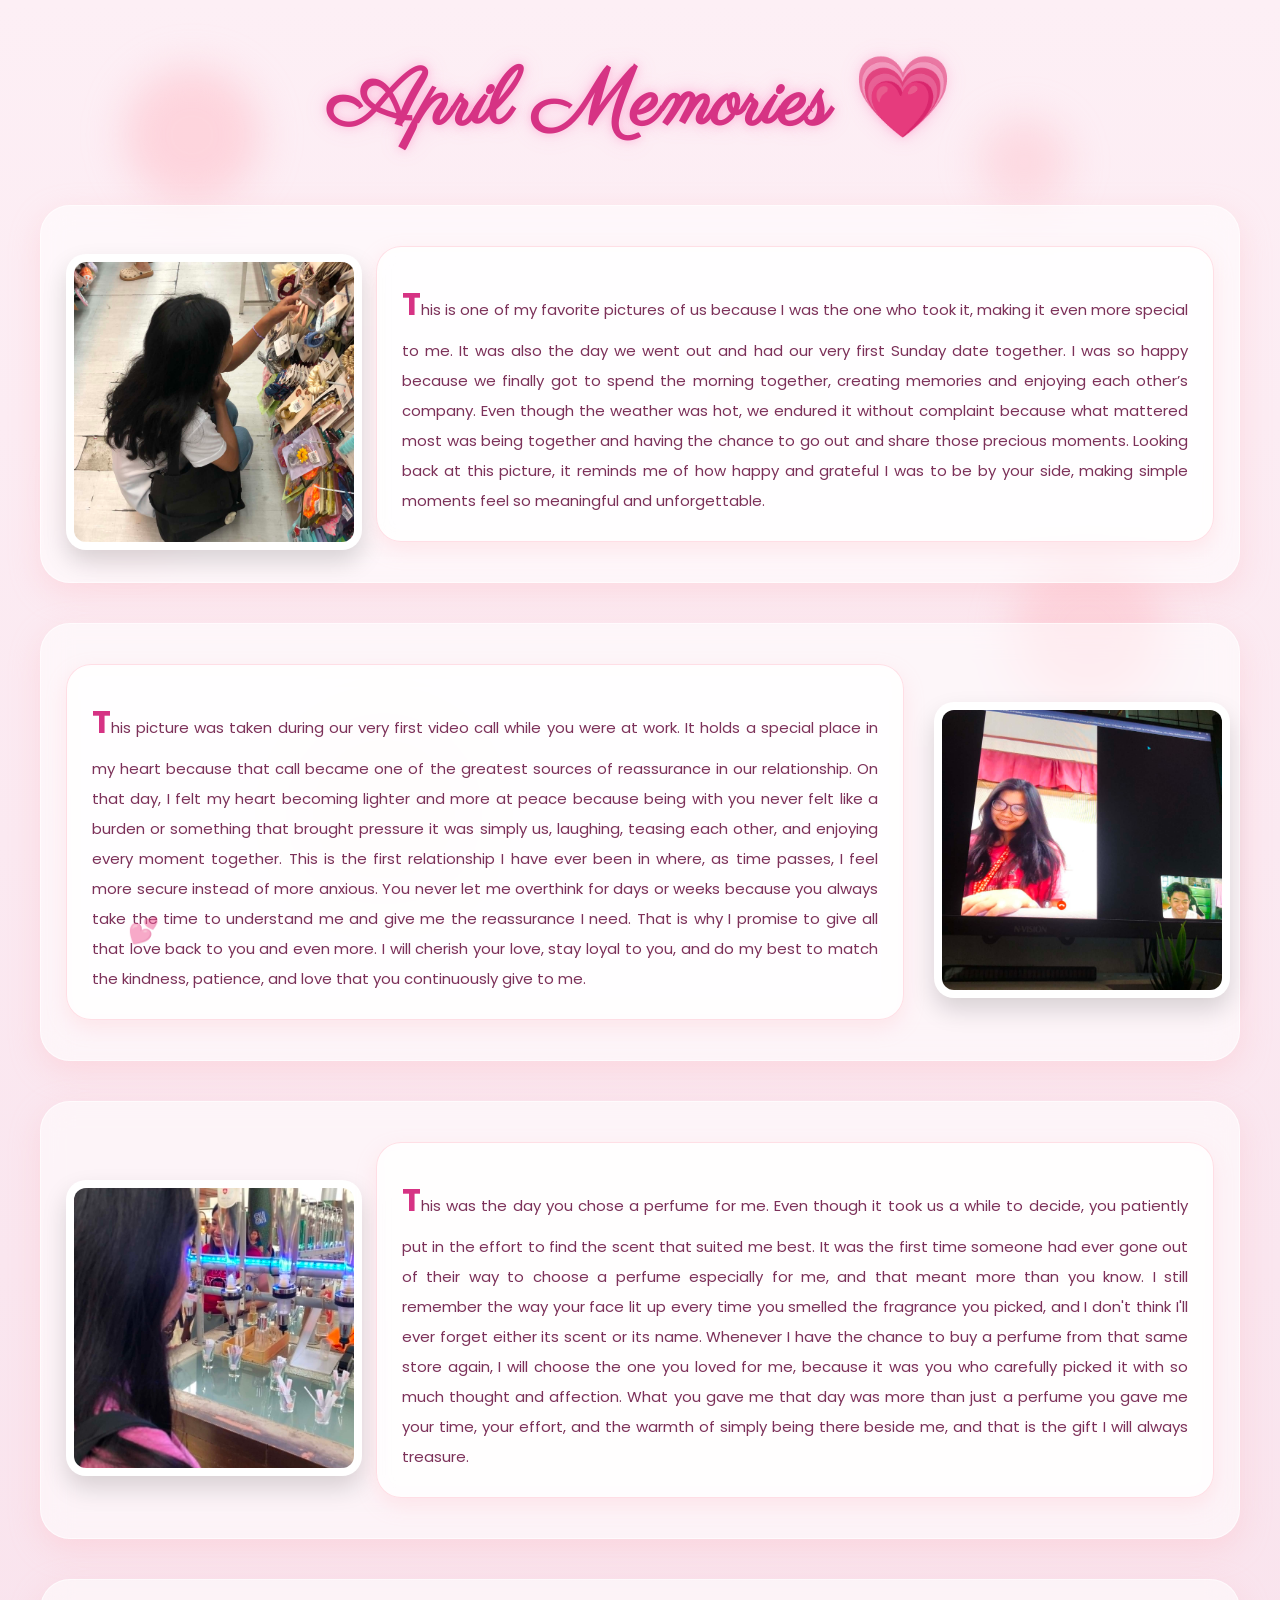
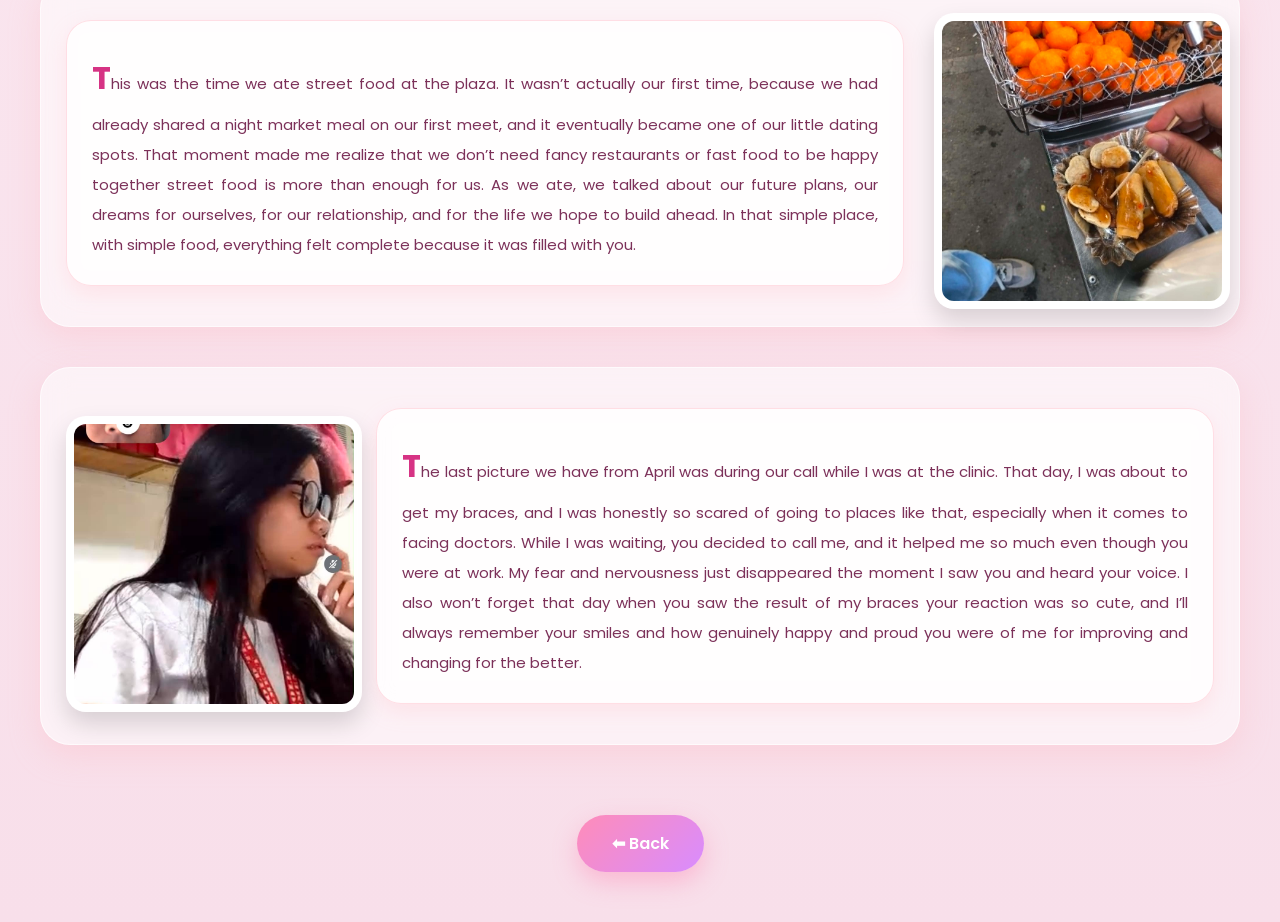
<file: april.html>
<!DOCTYPE html>
<html lang="en">
<head>
  <meta charset="UTF-8">
  <title>April 💜</title>
  <link rel="stylesheet" href="indexs.css">
</head>
<body>

  <header>
    <h1>April Memories 💗</h1>
  </header>

  <section class="index-timeline">

    <div class="memory">
      <div class="media">
        <img src="april/1.jpg" alt="Memory 1">
      </div>
      <p>This is one of my favorite pictures of us because I was the one who took it, making it even more special to me. It was also the day we went out and had our very first Sunday date together. I was so happy because we finally got to spend the morning together, creating memories and enjoying each other’s company. Even though the weather was hot, we endured it without complaint because what mattered most was being together and having the chance to go out and share those precious moments. Looking back at this picture, it reminds me of how happy and grateful I was to be by your side, making simple moments feel so meaningful and unforgettable.</p>
    </div>

   <div class="memory">
      <div class="media">
        <img src="april/2.jpg" alt="Memory 2">
      </div>
      <p>This picture was taken during our very first video call while you were at work. It holds a special place in my heart because that call became one of the greatest sources of reassurance in our relationship. On that day, I felt my heart becoming lighter and more at peace because being with you never felt like a burden or something that brought pressure  it was simply us, laughing, teasing each other, and enjoying every moment together. This is the first relationship I have ever been in where, as time passes, I feel more secure instead of more anxious. You never let me overthink for days or weeks because you always take the time to understand me and give me the reassurance I need. That is why I promise to give all that love back to you and even more. I will cherish your love, stay loyal to you, and do my best to match the kindness, patience, and love that you continuously give to me.</p>
   </div>
   
    <div class="memory">
      <div class="media">
        <img src="april/3.jpg" alt="Memory 3">
      </div>
      <p>This was the day you chose a perfume for me. Even though it took us a while to decide, you patiently put in the effort to find the scent that suited me best. It was the first time someone had ever gone out of their way to choose a perfume especially for me, and that meant more than you know. I still remember the way your face lit up every time you smelled the fragrance you picked, and I don't think I'll ever forget either its scent or its name. Whenever I have the chance to buy a perfume from that same store again, I will choose the one you loved for me, because it was you who carefully picked it with so much thought and affection. What you gave me that day was more than just a perfume you gave me your time, your effort, and the warmth of simply being there beside me, and that is the gift I will always treasure.</p>
    </div>

    <div class="memory">
      <div class="media">
        <img src="april/4.jpg" alt="Memory 4">
      </div>
      <p>This was the time we ate street food at the plaza. It wasn’t actually our first time, because we had already shared a night market meal on our first meet, and it eventually became one of our little dating spots. That moment made me realize that we don’t need fancy restaurants or fast food to be happy together street food is more than enough for us. As we ate, we talked about our future plans, our dreams for ourselves, for our relationship, and for the life we hope to build ahead. In that simple place, with simple food, everything felt complete because it was filled with you.</p>
    </div>

    <div class="memory">
      <div class="media">
        <img src="april/5.jpg" alt="Memory 5">
      </div>
      <p>The last picture we have from April was during our call while I was at the clinic. That day, I was about to get my braces, and I was honestly so scared of going to places like that, especially when it comes to facing doctors. While I was waiting, you decided to call me, and it helped me so much even though you were at work. My fear and nervousness just disappeared the moment I saw you and heard your voice. I also won’t forget that day when you saw the result of my braces your reaction was so cute, and I’ll always remember your smiles and how genuinely happy and proud you were of me for improving and changing for the better.</p>
    </div>
  </section>

  <a href="index.html" class="back-btn">⬅ Back</a>

</body>
</html>
</file>
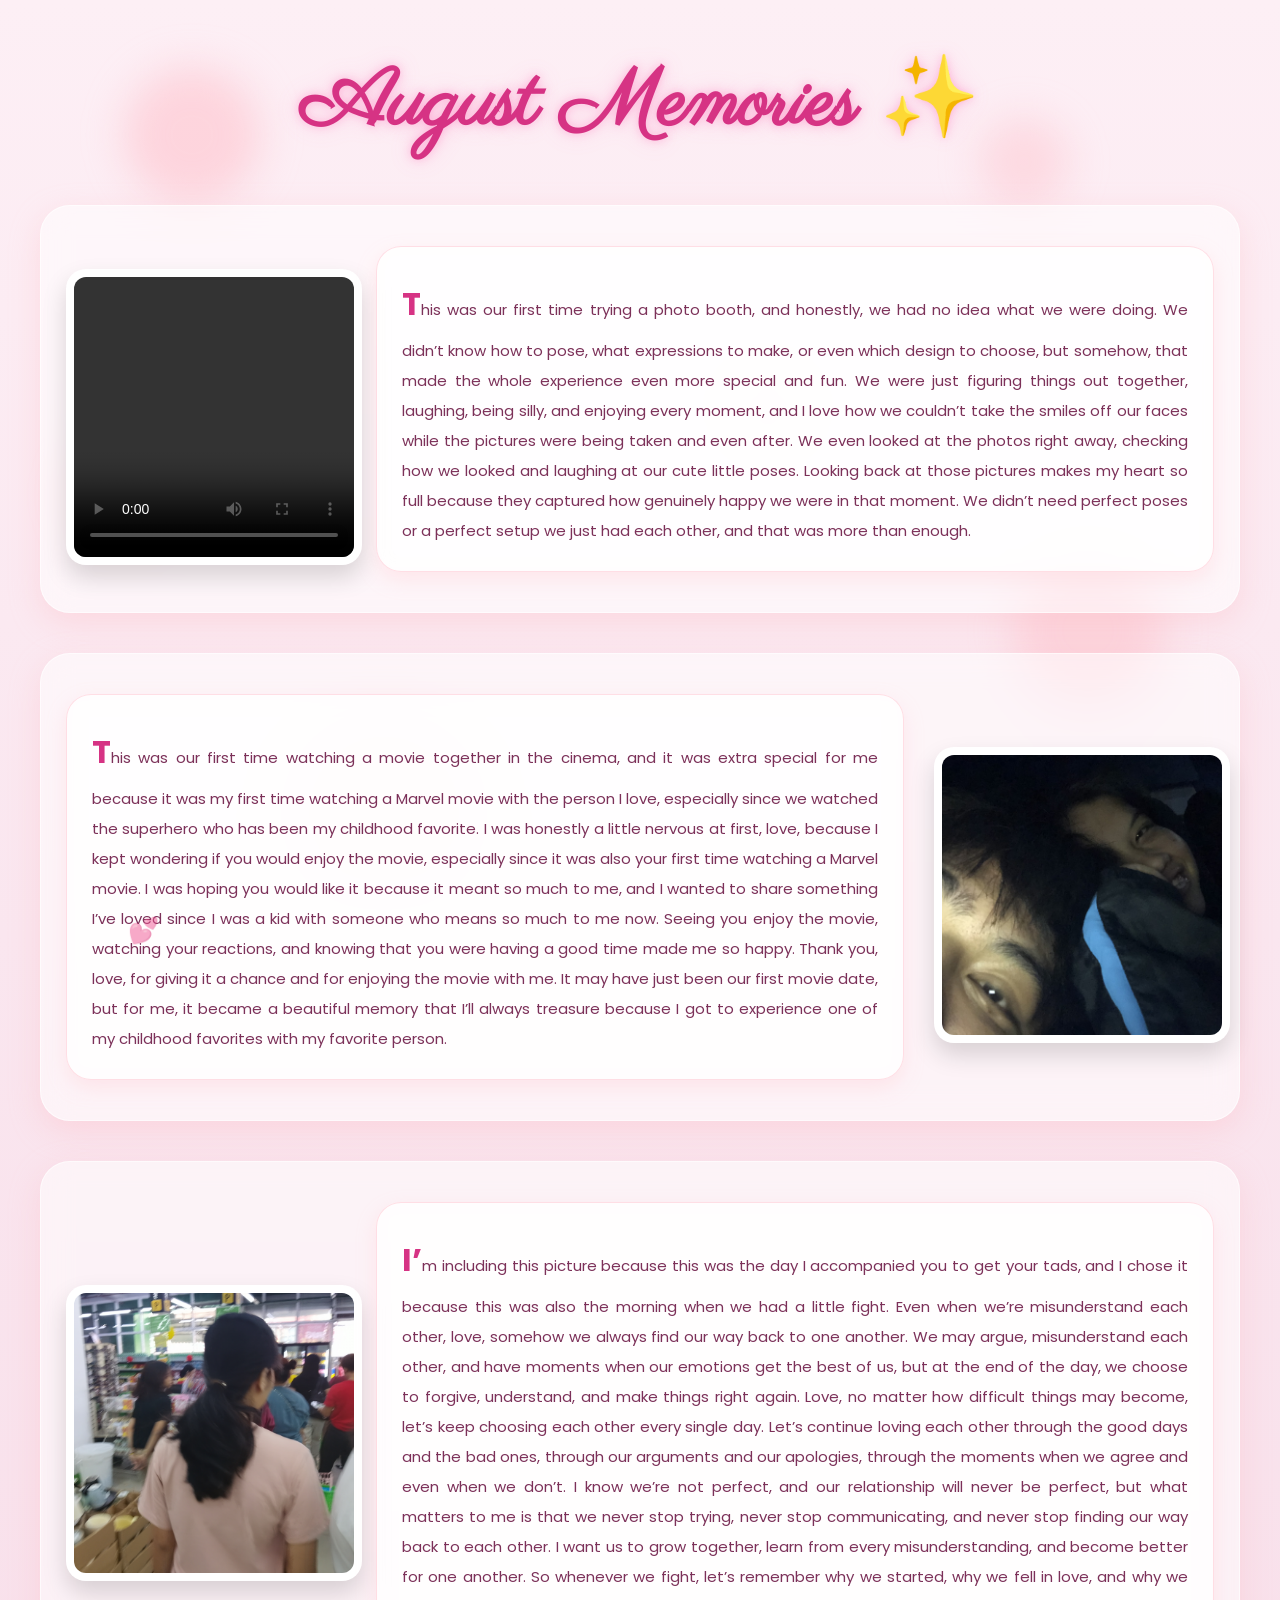
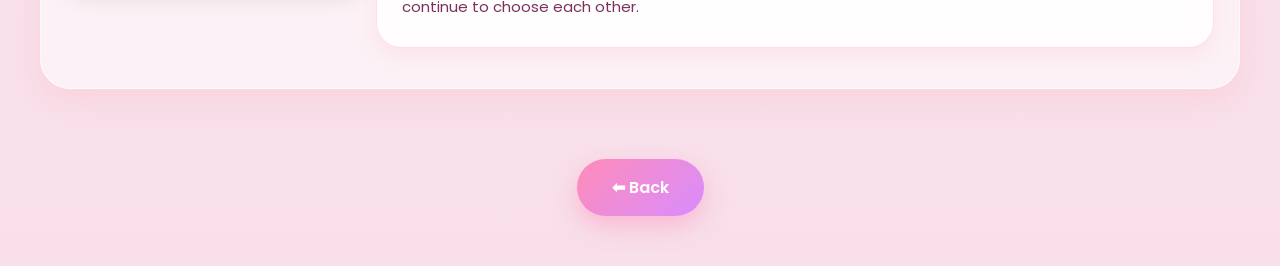
<file: august.html>
<!DOCTYPE html>
<html lang="en">
<head>
  <meta charset="UTF-8">
  <title>August ✨</title>
  <link rel="stylesheet" href="indexs.css">
</head>
<body>

  <header>
    <h1>August Memories ✨</h1>
  </header>

  <section class="index-timeline">

    <div class="memory">
  <div class="media">
    <video controls>
      <source src="august/1.mp4" type="video/mp4">
      Your browser does not support the video tag.
    </video>
  </div>
    <p> This was our first time trying a photo booth, and honestly, we had no idea what we were doing. We didn’t know how to pose, what expressions to make, or even which design to choose, but somehow, that made the whole experience even more special and fun. We were just figuring things out together, laughing, being silly, and enjoying every moment, and I love how we couldn’t take the smiles off our faces while the pictures were being taken and even after. We even looked at the photos right away, checking how we looked and laughing at our cute little poses. Looking back at those pictures makes my heart so full because they captured how genuinely happy we were in that moment. We didn’t need perfect poses or a perfect setup we just had each other, and that was more than enough. </p>
    </div>

    <div class="memory">
      <div class="media">
        <img src="august/2.jpg" alt="Memory 2">
      </div>
      <p>This was our first time watching a movie together in the cinema, and it was extra special for me because it was my first time watching a Marvel movie with the person I love, especially since we watched the superhero who has been my childhood favorite. I was honestly a little nervous at first, love, because I kept wondering if you would enjoy the movie, especially since it was also your first time watching a Marvel movie. I was hoping you would like it because it meant so much to me, and I wanted to share something I’ve loved since I was a kid with someone who means so much to me now. Seeing you enjoy the movie, watching your reactions, and knowing that you were having a good time made me so happy. Thank you, love, for giving it a chance and for enjoying the movie with me. It may have just been our first movie date, but for me, it became a beautiful memory that I’ll always treasure because I got to experience one of my childhood favorites with my favorite person.</p>
    </div>
   
    <div class="memory">
      <div class="media">
        <img src="august/3.jpg" alt="Memory 3">
      </div>
      <p>I’m including this picture because this was the day I accompanied you to get your tads, and I chose it because this was also the morning when we had a little fight. Even when we’re misunderstand each other, love, somehow we always find our way back to one another. We may argue, misunderstand each other, and have moments when our emotions get the best of us, but at the end of the day, we choose to forgive, understand, and make things right again. Love, no matter how difficult things may become, let’s keep choosing each other every single day. Let’s continue loving each other through the good days and the bad ones, through our arguments and our apologies, through the moments when we agree and even when we don’t. I know we’re not perfect, and our relationship will never be perfect, but what matters to me is that we never stop trying, never stop communicating, and never stop finding our way back to each other. I want us to grow together, learn from every misunderstanding, and become better for one another. So whenever we fight, let’s remember why we started, why we fell in love, and why we continue to choose each other.</p>
    </div>

    

  </section>

  <a href="index.html" class="back-btn">⬅ Back</a>

</body>
</html>
</file>
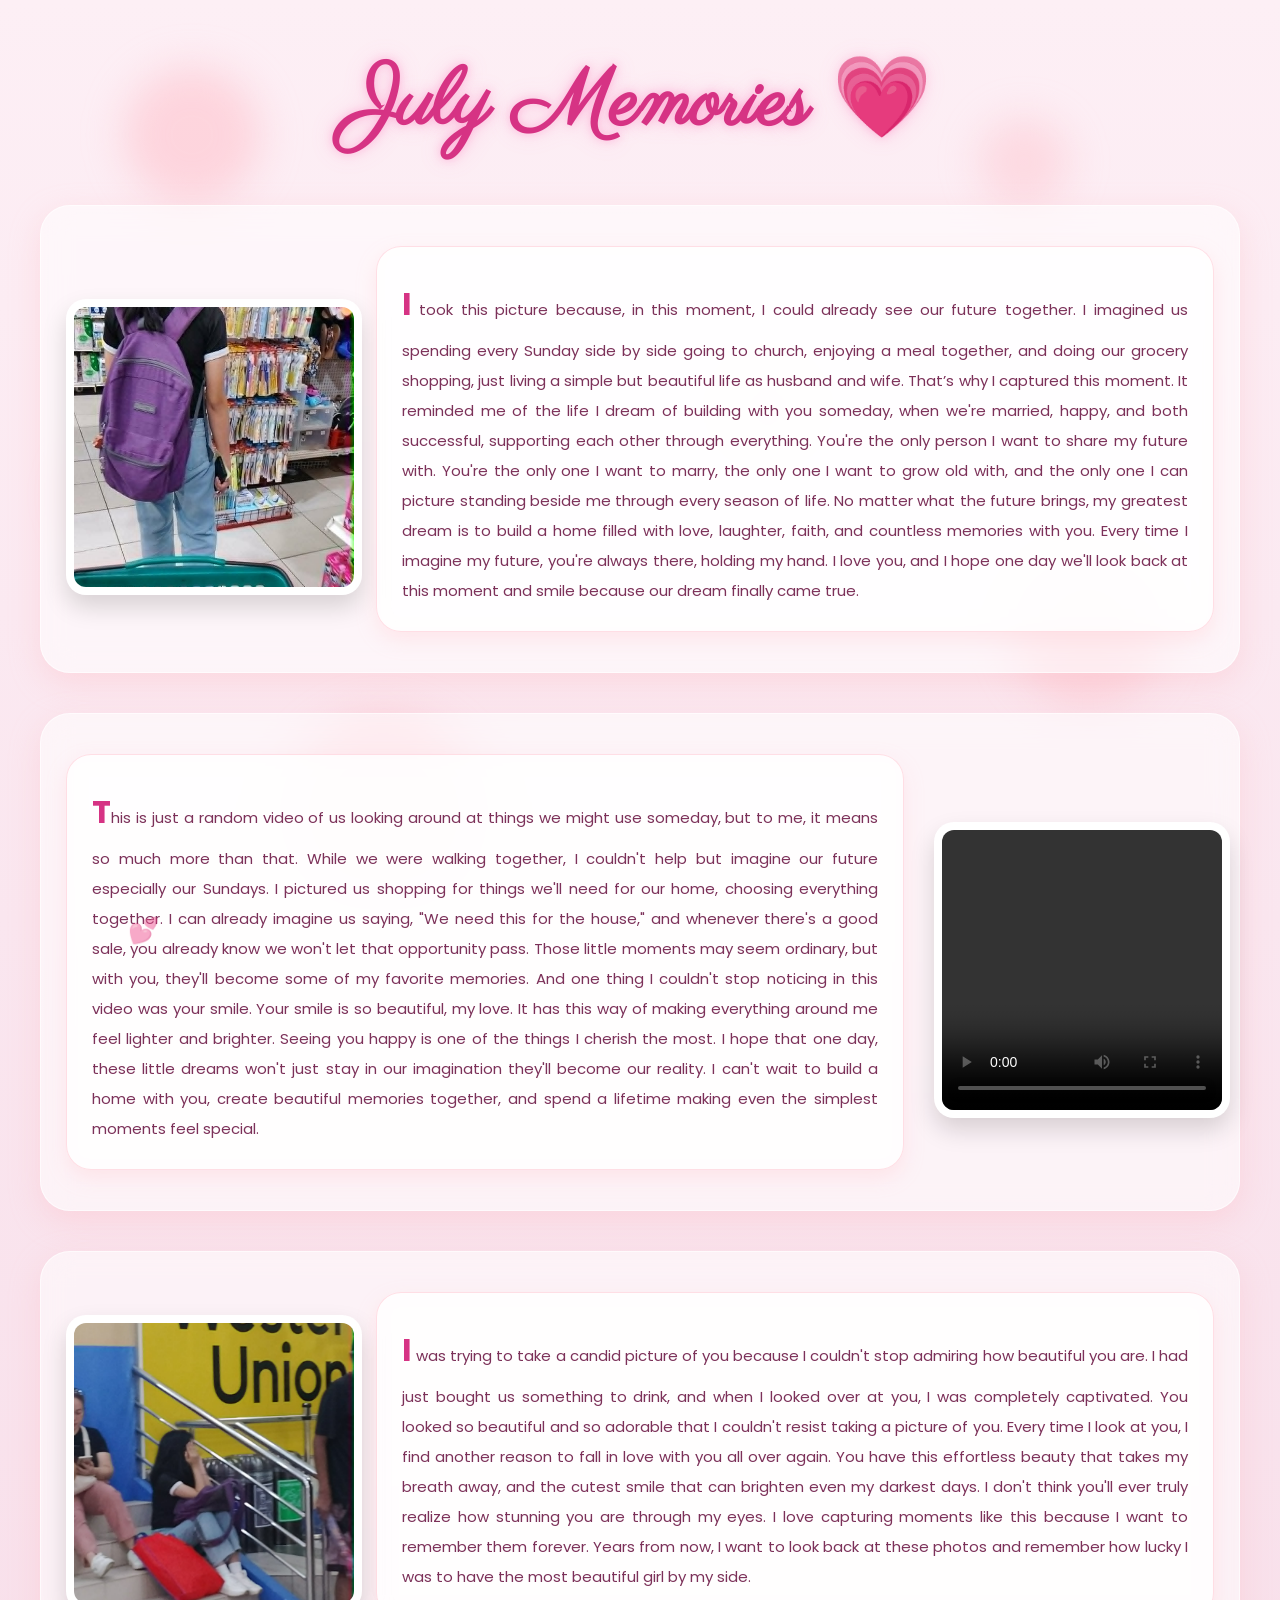
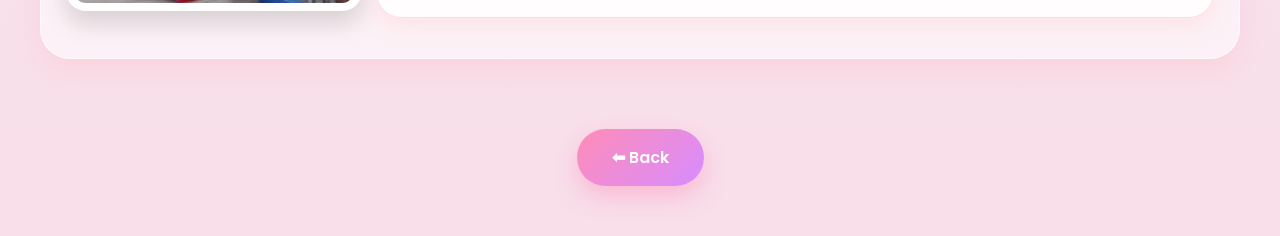
<file: july.html>
<!DOCTYPE html>
<html lang="en">
<head>
  <meta charset="UTF-8">
  <title>June 💜</title>
  <link rel="stylesheet" href="indexs.css">
</head>
<body>

  <header>
    <h1>July Memories 💗</h1>
  </header>

  <section class="index-timeline">

    <div class="memory">
      <div class="media">
        <img src="july/1.jpg" alt="Memory 2">
      </div>
      <p>I took this picture because, in this moment, I could already see our future together. I imagined us spending every Sunday side by side going to church, enjoying a meal together, and doing our grocery shopping, just living a simple but beautiful life as husband and wife. That’s why I captured this moment. It reminded me of the life I dream of building with you someday, when we're married, happy, and both successful, supporting each other through everything. You're the only person I want to share my future with. You're the only one I want to marry, the only one I want to grow old with, and the only one I can picture standing beside me through every season of life. No matter what the future brings, my greatest dream is to build a home filled with love, laughter, faith, and countless memories with you. Every time I imagine my future, you're always there, holding my hand. I love you, and I hope one day we'll look back at this moment and smile because our dream finally came true.</p>
    </div>

    <div class="memory">
  <div class="media">
    <video controls>
      <source src="july/2.mp4" type="video/mp4">
      Your browser does not support the video tag.
    </video>
  </div>
    <p>This is just a random video of us looking around at things we might use someday, but to me, it means so much more than that. While we were walking together, I couldn't help but imagine our future especially our Sundays. I pictured us shopping for things we'll need for our home, choosing everything together. I can already imagine us saying, "We need this for the house," and whenever there's a good sale, you already know we won't let that opportunity pass.  Those little moments may seem ordinary, but with you, they'll become some of my favorite memories. And one thing I couldn't stop noticing in this video was your smile. Your smile is so beautiful, my love. It has this way of making everything around me feel lighter and brighter. Seeing you happy is one of the things I cherish the most. I hope that one day, these little dreams won't just stay in our imagination they'll become our reality. I can't wait to build a home with you, create beautiful memories together, and spend a lifetime making even the simplest moments feel special. </p>
    </div>
   
    <div class="memory">
      <div class="media">
        <img src="july/4.jpg" alt="Memory 3">
      </div>
      <p>I was trying to take a candid picture of you because I couldn't stop admiring how beautiful you are. I had just bought us something to drink, and when I looked over at you, I was completely captivated. You looked so beautiful and so adorable that I couldn't resist taking a picture of you. Every time I look at you, I find another reason to fall in love with you all over again. You have this effortless beauty that takes my breath away, and the cutest smile that can brighten even my darkest days. I don't think you'll ever truly realize how stunning you are through my eyes. I love capturing moments like this because I want to remember them forever. Years from now, I want to look back at these photos and remember how lucky I was to have the most beautiful girl by my side.</p>
    </div>

    

  </section>

  <a href="index.html" class="back-btn">⬅ Back</a>

</body>
</html>
</file>
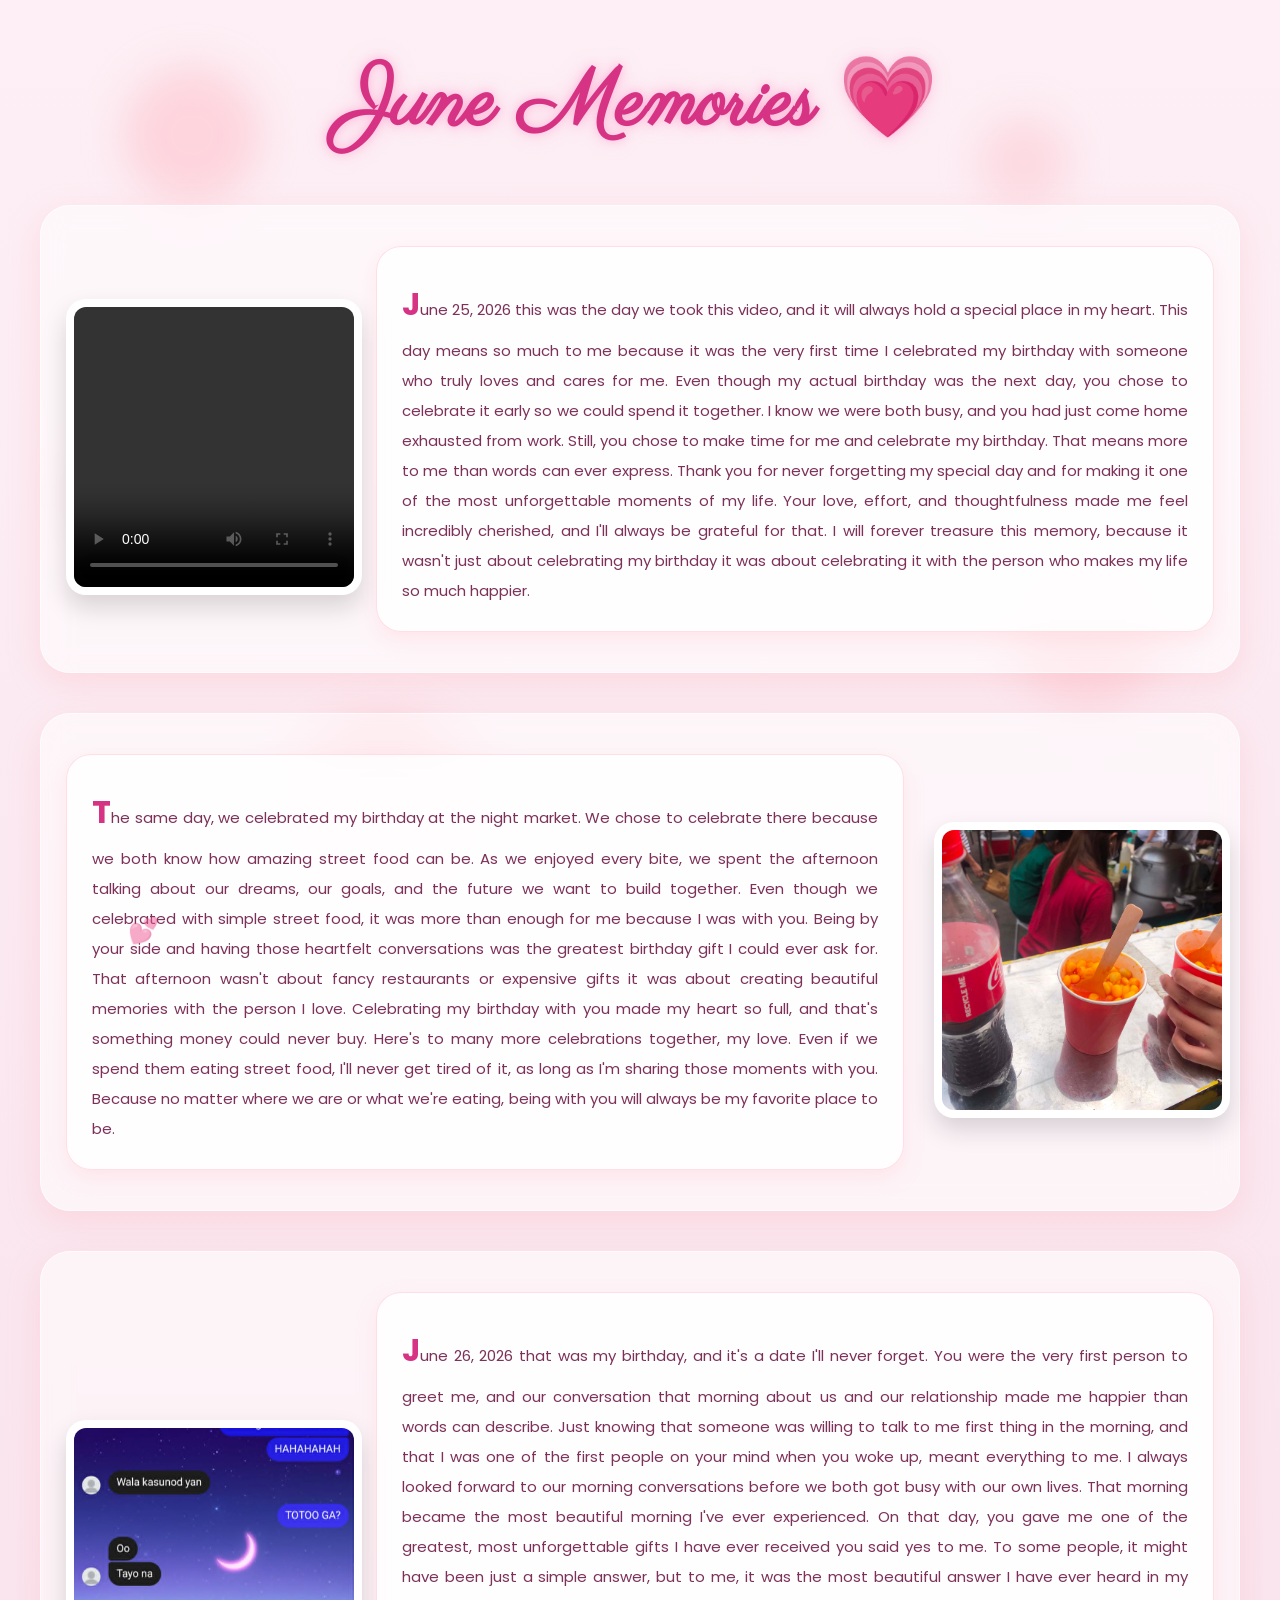
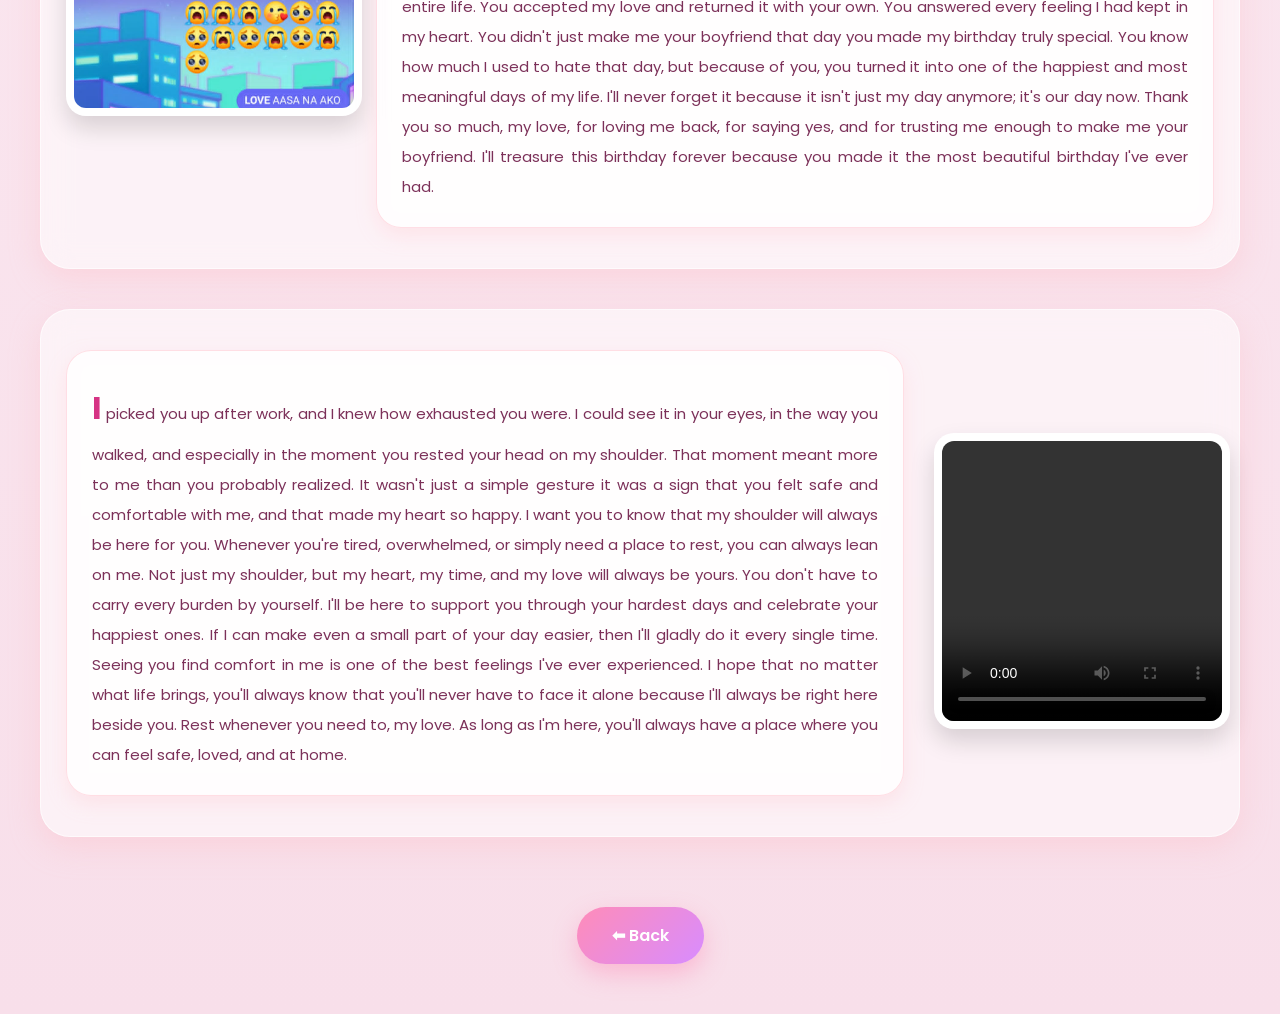
<file: june.html>
<!DOCTYPE html>
<html lang="en">
<head>
  <meta charset="UTF-8">
  <title>June 💜</title>
  <link rel="stylesheet" href="indexs.css">
</head>
<body>

  <header>
    <h1>June Memories 💗</h1>
  </header>

  <section class="index-timeline">

    <div class="memory">
  <div class="media">
    <video controls>
      <source src="june/2.mp4" type="video/mp4">
      Your browser does not support the video tag.
    </video>
  </div>
    <p>June 25, 2026 this was the day we took this video, and it will always hold a special place in my heart.

This day means so much to me because it was the very first time I celebrated my birthday with someone who truly loves and cares for me. Even though my actual birthday was the next day, you chose to celebrate it early so we could spend it together. I know we were both busy, and you had just come home exhausted from work. Still, you chose to make time for me and celebrate my birthday. That means more to me than words can ever express. Thank you for never forgetting my special day and for making it one of the most unforgettable moments of my life. Your love, effort, and thoughtfulness made me feel incredibly cherished, and I'll always be grateful for that. I will forever treasure this memory, because it wasn't just about celebrating my birthday it was about celebrating it with the person who makes my life so much happier.</p>
    </div>

   <div class="memory">
      <div class="media">
        <img src="june/1.jpg" alt="Memory 2">
      </div>
      <p>The same day, we celebrated my birthday at the night market. We chose to celebrate there because we both know how amazing street food can be. As we enjoyed every bite, we spent the afternoon talking about our dreams, our goals, and the future we want to build together.  Even though we celebrated with simple street food, it was more than enough for me because I was with you. Being by your side and having those heartfelt conversations was the greatest birthday gift I could ever ask for. 



That afternoon  wasn't about fancy restaurants or expensive gifts it was about creating beautiful memories with the person I love. Celebrating my birthday with you made my heart so full, and that's something money could never buy.  Here's to many more celebrations together, my love. Even if we spend them eating street food, I'll never get tired of it, as long as I'm sharing those moments with you. Because no matter where we are or what we're eating, being with you will always be my favorite place to be.  </p>
   </div>   
    <div class="memory">
      <div class="media">
        <img src="june/3.jpg" alt="Memory 3">
      </div>
      <p>June 26, 2026 that was my birthday, and it's a date I'll never forget. You were the very first person to greet me, and our conversation that morning about us and our relationship made me happier than words can describe. Just knowing that someone was willing to talk to me first thing in the morning, and that I was one of the first people on your mind when you woke up, meant everything to me. I always looked forward to our morning conversations before we both got busy with our own lives. That morning became the most beautiful morning I've ever experienced. On that day, you gave me one of the greatest, most unforgettable gifts I have ever received you said yes to me. To some people, it might have been just a simple answer, but to me, it was the most beautiful answer I have ever heard in my entire life. You accepted my love and returned it with your own. You answered every feeling I had kept in my heart. You didn't just make me your boyfriend that day you made my birthday truly special. You know how much I used to hate that day, but because of you, you turned it into one of the happiest and most meaningful days of my life. I'll never forget it because it isn't just my day anymore; it's our day now. Thank you so much, my love, for loving me back, for saying yes, and for trusting me enough to make me your boyfriend. I'll treasure this birthday forever because you made it the most beautiful birthday I've ever had.</p>
    </div>

    
    <div class="memory">
  <div class="media">
    <video controls>
      <source src="june/4.mp4" type="video/mp4">
      Your browser does not support the video tag.
    </video>
  </div>
    <p>I picked you up after work, and I knew how exhausted you were. I could see it in your eyes, in the way you walked, and especially in the moment you rested your head on my shoulder. That moment meant more to me than you probably realized. It wasn't just a simple gesture  it was a sign that you felt safe and comfortable with me, and that made my heart so happy. I want you to know that my shoulder will always be here for you. Whenever you're tired, overwhelmed, or simply need a place to rest, you can always lean on me. Not just my shoulder, but my heart, my time, and my love will always be yours. You don't have to carry every burden by yourself. I'll be here to support you through your hardest days and celebrate your happiest ones. If I can make even a small part of your day easier, then I'll gladly do it every single time. Seeing you find comfort in me is one of the best feelings I've ever experienced. I hope that no matter what life brings, you'll always know that you'll never have to face it alone because I'll always be right here beside you. Rest whenever you need to, my love. As long as I'm here, you'll always have a place where you can feel safe, loved, and at home.</p>
    </div>

  </section>

  <a href="index.html" class="back-btn">⬅ Back</a>

</body>
</html>
</file>
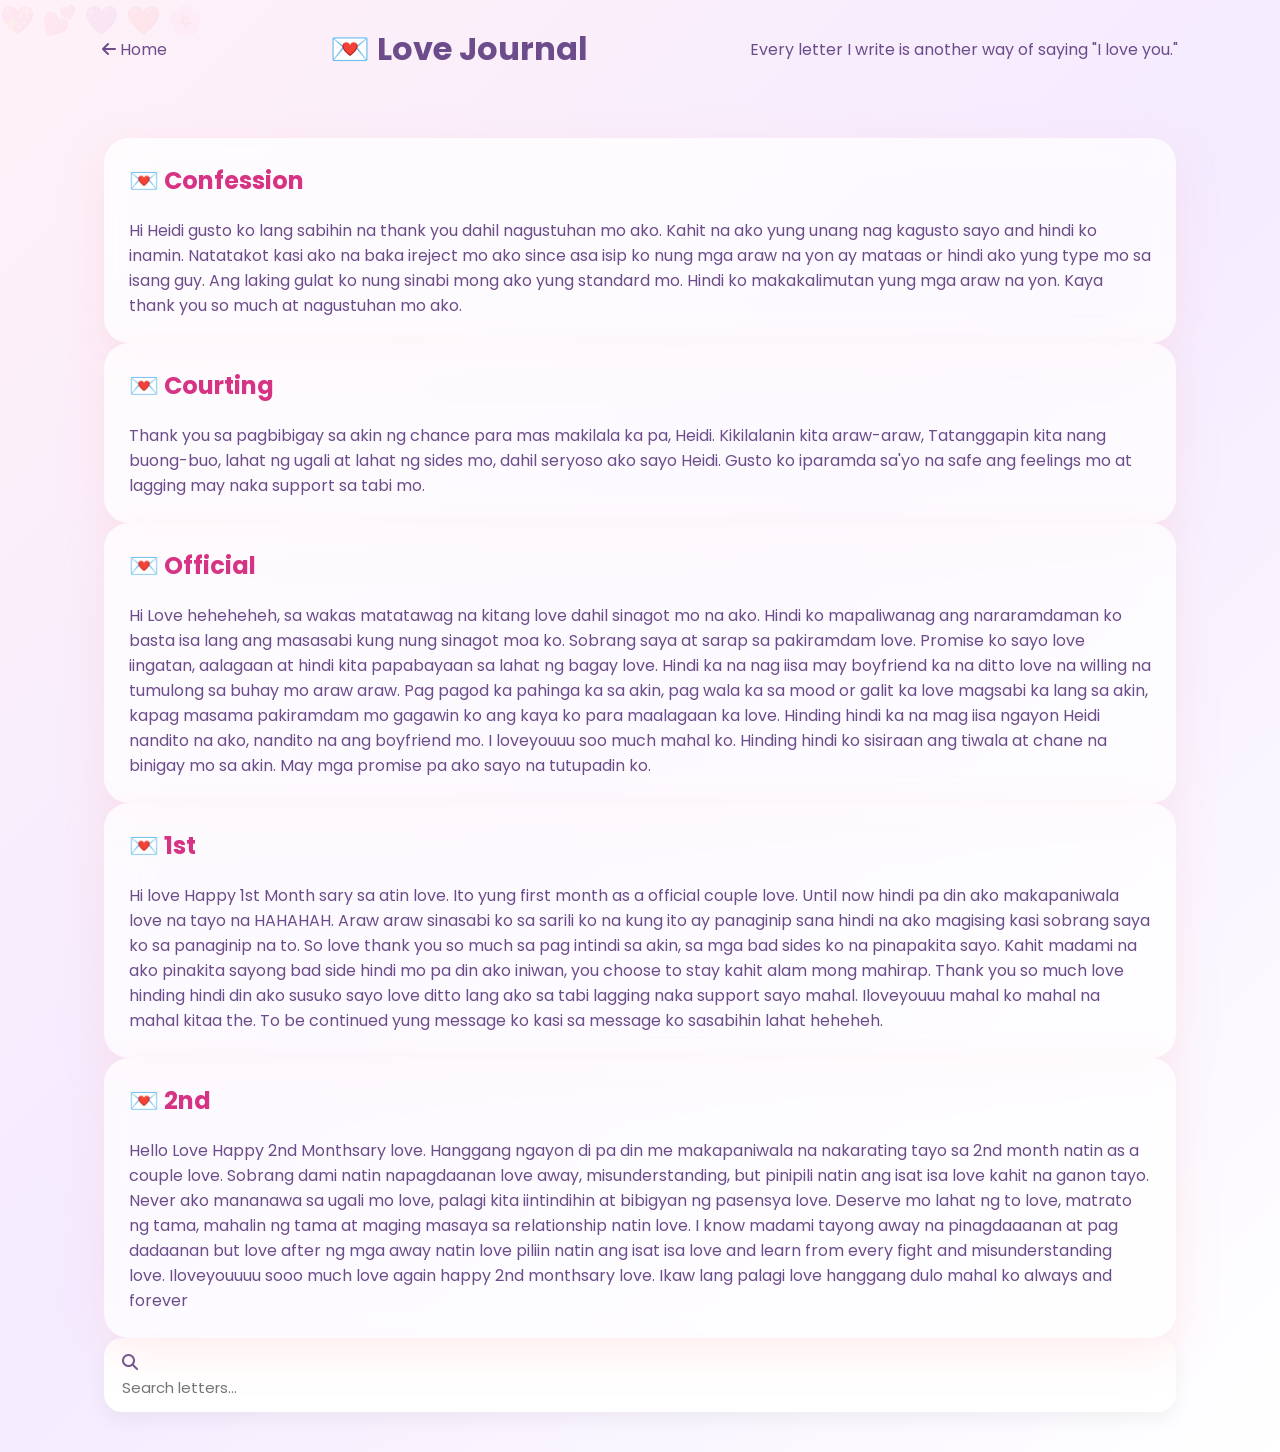
<file: letter.html>
<!DOCTYPE html>
<html lang="en">
<head>
    <meta charset="UTF-8">
    <meta name="viewport" content="width=device-width, initial-scale=1.0">

    <title>Love Letters 💌</title>

    <link rel="stylesheet" href="style.css">
    <link rel="stylesheet" href="letter.css">

    <link href="https://fonts.googleapis.com/css2?family=Great+Vibes&family=Poppins:wght@300;400;500;600;700&display=swap" rel="stylesheet">

    <link rel="stylesheet"
    href="https://cdnjs.cloudflare.com/ajax/libs/font-awesome/6.6.0/css/all.min.css">

</head>
<body>

<!-- Header -->

<header class="letters-header">

    <a href="index.html" class="back-btn">
        <i class="fa-solid fa-arrow-left"></i>
        Home
    </a>

    <h1>💌 Love Journal</h1>

    <p>
        Every letter I write is another way of saying
        "I love you."
    </p>

</header>

<!-- Main Container -->

<section class="letters-page">

    <!-- Left Side -->

    <div class="love-info">

    <h2>💌 Confession</h2>

    <p>Hi Heidi gusto ko lang sabihin na thank you dahil nagustuhan mo ako. Kahit na ako yung unang nag kagusto sayo and hindi ko inamin. Natatakot kasi ako na baka ireject mo ako since asa isip ko nung mga araw na yon ay mataas or hindi ako yung type mo sa isang guy. Ang laking gulat ko nung sinabi mong ako yung standard mo. Hindi ko makakalimutan yung mga araw na yon. Kaya thank you so much at nagustuhan mo ako.

    </p>

    

</div>

<div class="love-info">

    <h2>💌 Courting</h2>

    <p>Thank you sa pagbibigay sa akin ng chance para mas makilala ka pa, Heidi. Kikilalanin kita araw-araw, Tatanggapin kita nang buong-buo, lahat ng ugali at lahat ng sides mo, dahil seryoso ako sayo Heidi. Gusto ko iparamda sa'yo na safe ang feelings mo at lagging may naka support sa tabi mo. 

    </p>

    

</div>

<div class="love-info">

    <h2>💌 Official</h2>

    <p>Hi Love heheheheh, sa wakas matatawag na kitang love dahil sinagot mo na ako. Hindi ko mapaliwanag ang nararamdaman ko basta isa lang ang masasabi kung nung sinagot moa ko. Sobrang saya at sarap sa pakiramdam love. Promise ko sayo love iingatan, aalagaan at hindi kita papabayaan sa lahat ng bagay love. Hindi ka na nag iisa may boyfriend ka na ditto love na willing na tumulong sa buhay mo araw araw. Pag pagod ka pahinga ka sa akin, pag wala ka sa mood or galit ka love magsabi ka lang sa  akin, kapag masama pakiramdam mo gagawin ko ang kaya ko para maalagaan ka love. Hinding hindi ka na mag iisa ngayon Heidi nandito na ako, nandito na ang boyfriend mo. I loveyouuu soo much mahal ko. Hinding hindi ko sisiraan ang tiwala at chane na binigay mo sa akin. May mga promise pa ako sayo na tutupadin ko.
    </p>

    

</div>

<div class="love-info">

    <h2>💌 1st</h2>

    <p>Hi love Happy 1st Month	sary sa atin love. Ito yung first month as a official couple love. Until now hindi pa din ako makapaniwala love na tayo na HAHAHAH. Araw araw sinasabi ko sa sarili ko na kung ito ay panaginip sana hindi na ako magising kasi sobrang saya ko sa panaginip na to. So love thank you so much sa pag intindi sa akin, sa mga bad sides ko na pinapakita sayo. Kahit madami na ako pinakita sayong bad side hindi mo pa din ako iniwan, you choose to stay kahit alam mong mahirap. Thank you so much love hinding hindi din ako susuko sayo love ditto lang ako sa tabi lagging naka support sayo mahal. Iloveyouuu mahal ko mahal na mahal kitaa the. To be continued yung message ko kasi sa message ko sasabihin lahat heheheh.
    </p>

    

</div>

<div class="love-info">

    <h2>💌 2nd</h2>

    <p>Hello Love Happy 2nd Monthsary love. Hanggang ngayon di pa din me makapaniwala na nakarating tayo sa 2nd month natin as a couple love. Sobrang dami natin napagdaanan love away, misunderstanding, but pinipili natin ang isat isa love kahit na ganon tayo. Never ako mananawa sa ugali mo love, palagi kita iintindihin at bibigyan ng pasensya love. Deserve mo lahat ng to love, matrato ng tama, mahalin ng tama at maging masaya sa relationship natin love. I know madami tayong away na pinagdaaanan at pag dadaanan but love after  ng mga away natin love piliin natin ang isat isa love and  learn from every fight and misunderstanding love. Iloveyouuuu sooo much love again happy 2nd monthsary love. Ikaw lang palagi love hanggang dulo mahal ko always and forever
    </p>

    

</div>




    <!-- Right Side -->

    <div class="letters-list">

        <div class="search-box">

            <i class="fa-solid fa-magnifying-glass"></i>

            <input
                type="text"
                id="searchLetter"
                placeholder="Search letters...">

        </div>

        <div id="lettersContainer">

            <!-- Letters will appear here -->

        </div>

    </div>

</section>


<script src="letter.js"></script>
</body>
</html>
</file>
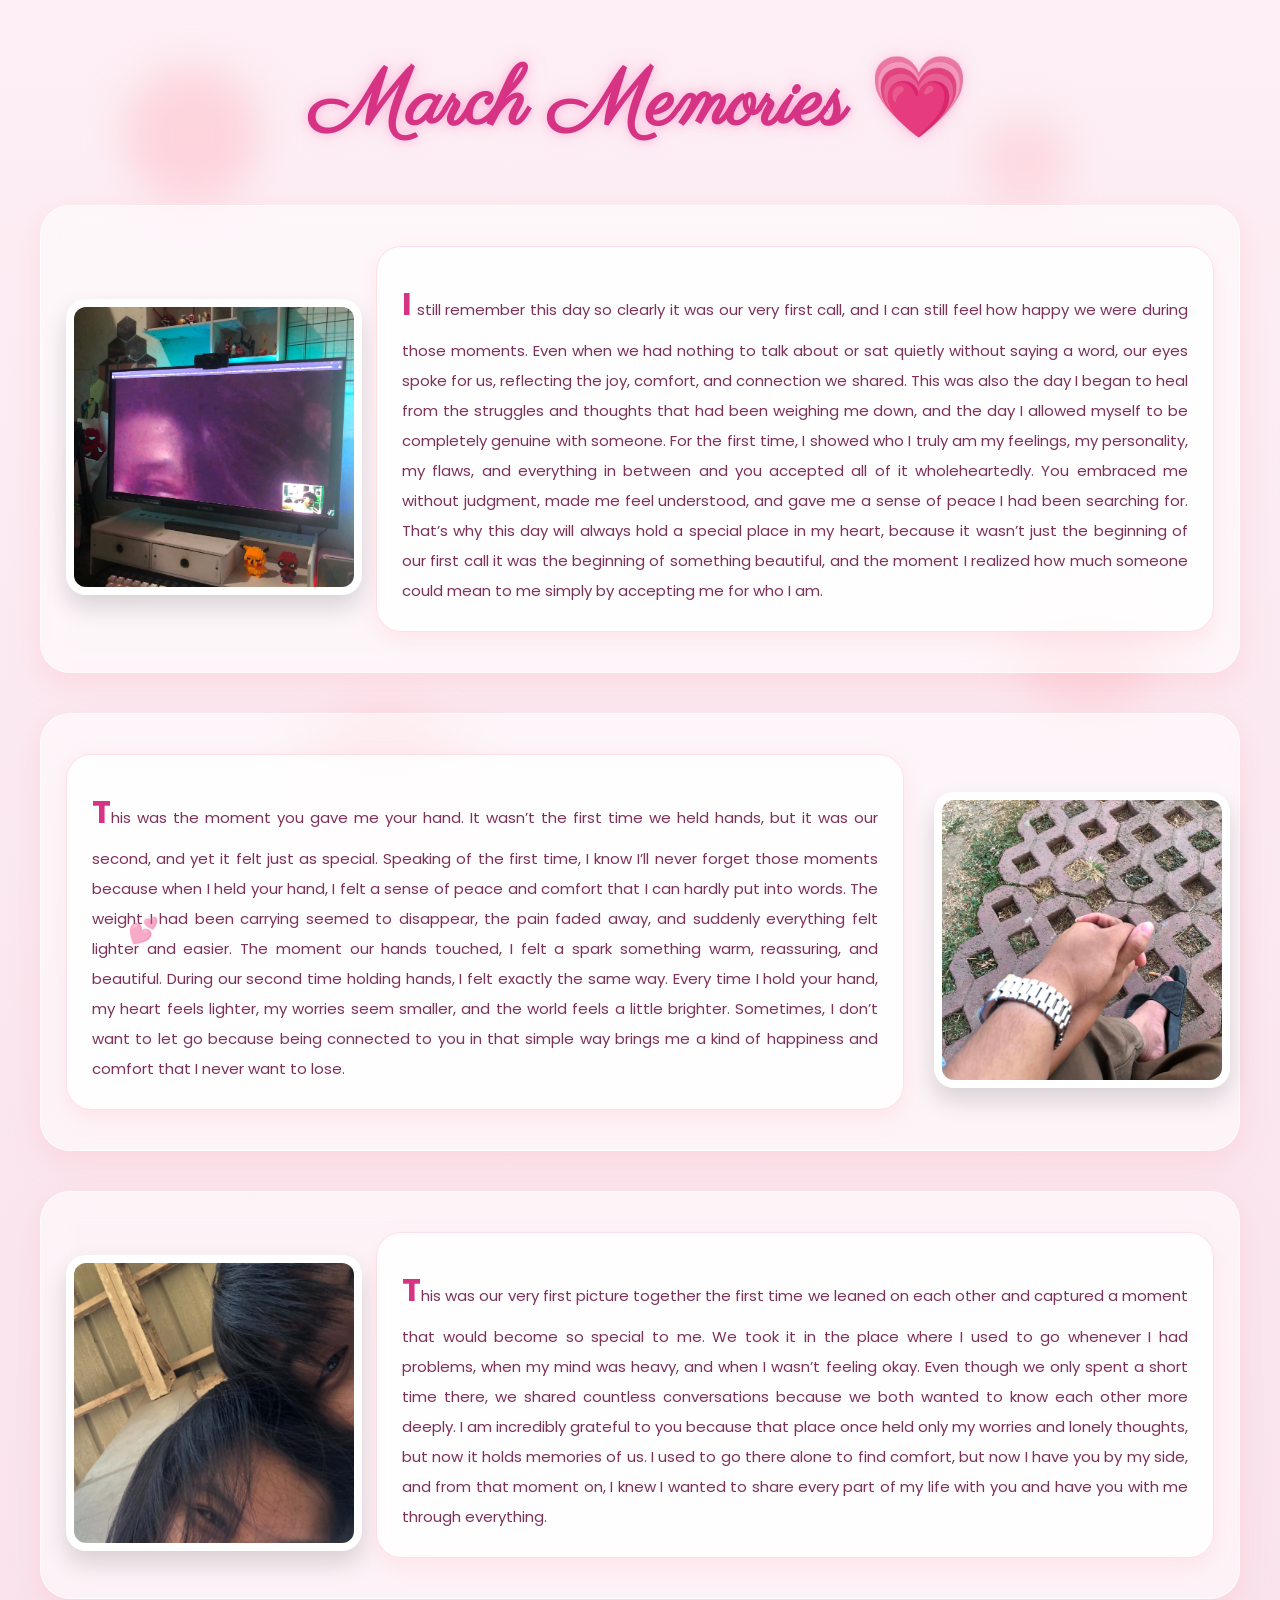
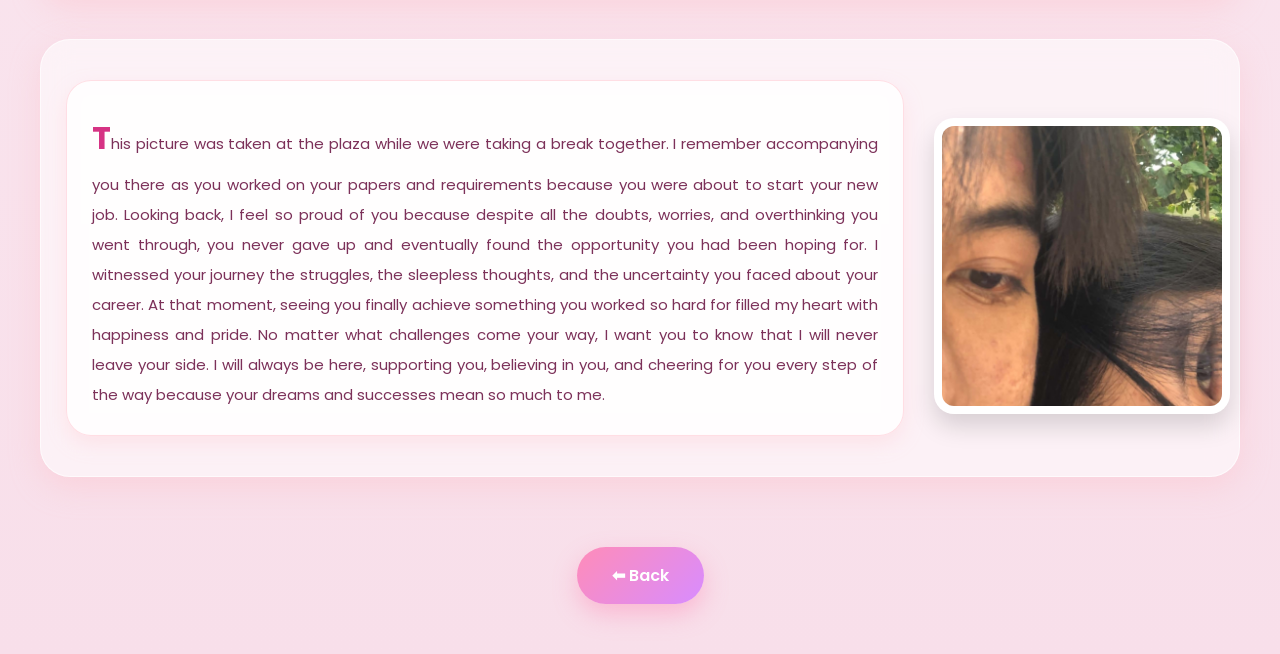
<file: march.html>
<!DOCTYPE html>
<html lang="en">
<head>
  <meta charset="UTF-8">
  <title>March 💜</title>
  <link rel="stylesheet" href="indexs.css">
</head>
<body>

  <header>
    <h1>March Memories 💗</h1>
  </header>

  <section class="index-timeline">

    <div class="memory">
      <div class="media">
        <img src="march/1.jpg" alt="Memory 1">
      </div>
      <p>I still remember this day so clearly it was our very first call, and I can still feel how happy we were during those moments. Even when we had nothing to talk about or sat quietly without saying a word, our eyes spoke for us, reflecting the joy, comfort, and connection we shared. This was also the day I began to heal from the struggles and thoughts that had been weighing me down, and the day I allowed myself to be completely genuine with someone. For the first time, I showed who I truly am my feelings, my personality, my flaws, and everything in between and you accepted all of it wholeheartedly. You embraced me without judgment, made me feel understood, and gave me a sense of peace I had been searching for. That’s why this day will always hold a special place in my heart, because it wasn’t just the beginning of our first call it was the beginning of something beautiful, and the moment I realized how much someone could mean to me simply by accepting me for who I am. </p>
    </div>

   <div class="memory">
      <div class="media">
        <img src="march/2.jpg" alt="Memory 2">
      </div>
      <p>This was the moment you gave me your hand. It wasn’t the first time we held hands, but it was our second, and yet it felt just as special. Speaking of the first time, I know I’ll never forget those moments because when I held your hand, I felt a sense of peace and comfort that I can hardly put into words. The weight I had been carrying seemed to disappear, the pain faded away, and suddenly everything felt lighter and easier. The moment our hands touched, I felt a spark something warm, reassuring, and beautiful. During our second time holding hands, I felt exactly the same way. Every time I hold your hand, my heart feels lighter, my worries seem smaller, and the world feels a little brighter. Sometimes, I don’t want to let go because being connected to you in that simple way brings me a kind of happiness and comfort that I never want to lose.</p>
   </div>
   
    <div class="memory">
      <div class="media">
        <img src="march/3.jpg" alt="Memory 3">
      </div>
      <p>This was our very first picture together the first time we leaned on each other and captured a moment that would become so special to me. We took it in the place where I used to go whenever I had problems, when my mind was heavy, and when I wasn’t feeling okay. Even though we only spent a short time there, we shared countless conversations because we both wanted to know each other more deeply. I am incredibly grateful to you because that place once held only my worries and lonely thoughts, but now it holds memories of us. I used to go there alone to find comfort, but now I have you by my side, and from that moment on, I knew I wanted to share every part of my life with you and have you with me through everything.</p>
    </div>

    <div class="memory">
      <div class="media">
        <img src="march/4.jpg" alt="Memory 4">
      </div>
      <p>This picture was taken at the plaza while we were taking a break together. I remember accompanying you there as you worked on your papers and requirements because you were about to start your new job. Looking back, I feel so proud of you because despite all the doubts, worries, and overthinking you went through, you never gave up and eventually found the opportunity you had been hoping for. I witnessed your journey the struggles, the sleepless thoughts, and the uncertainty you faced about your career. At that moment, seeing you finally achieve something you worked so hard for filled my heart with happiness and pride. No matter what challenges come your way, I want you to know that I will never leave your side. I will always be here, supporting you, believing in you, and cheering for you every step of the way because your dreams and successes mean so much to me.</p>
    </div>

  </section>

  <a href="index.html" class="back-btn">⬅ Back</a>

</body>
</html>
</file>
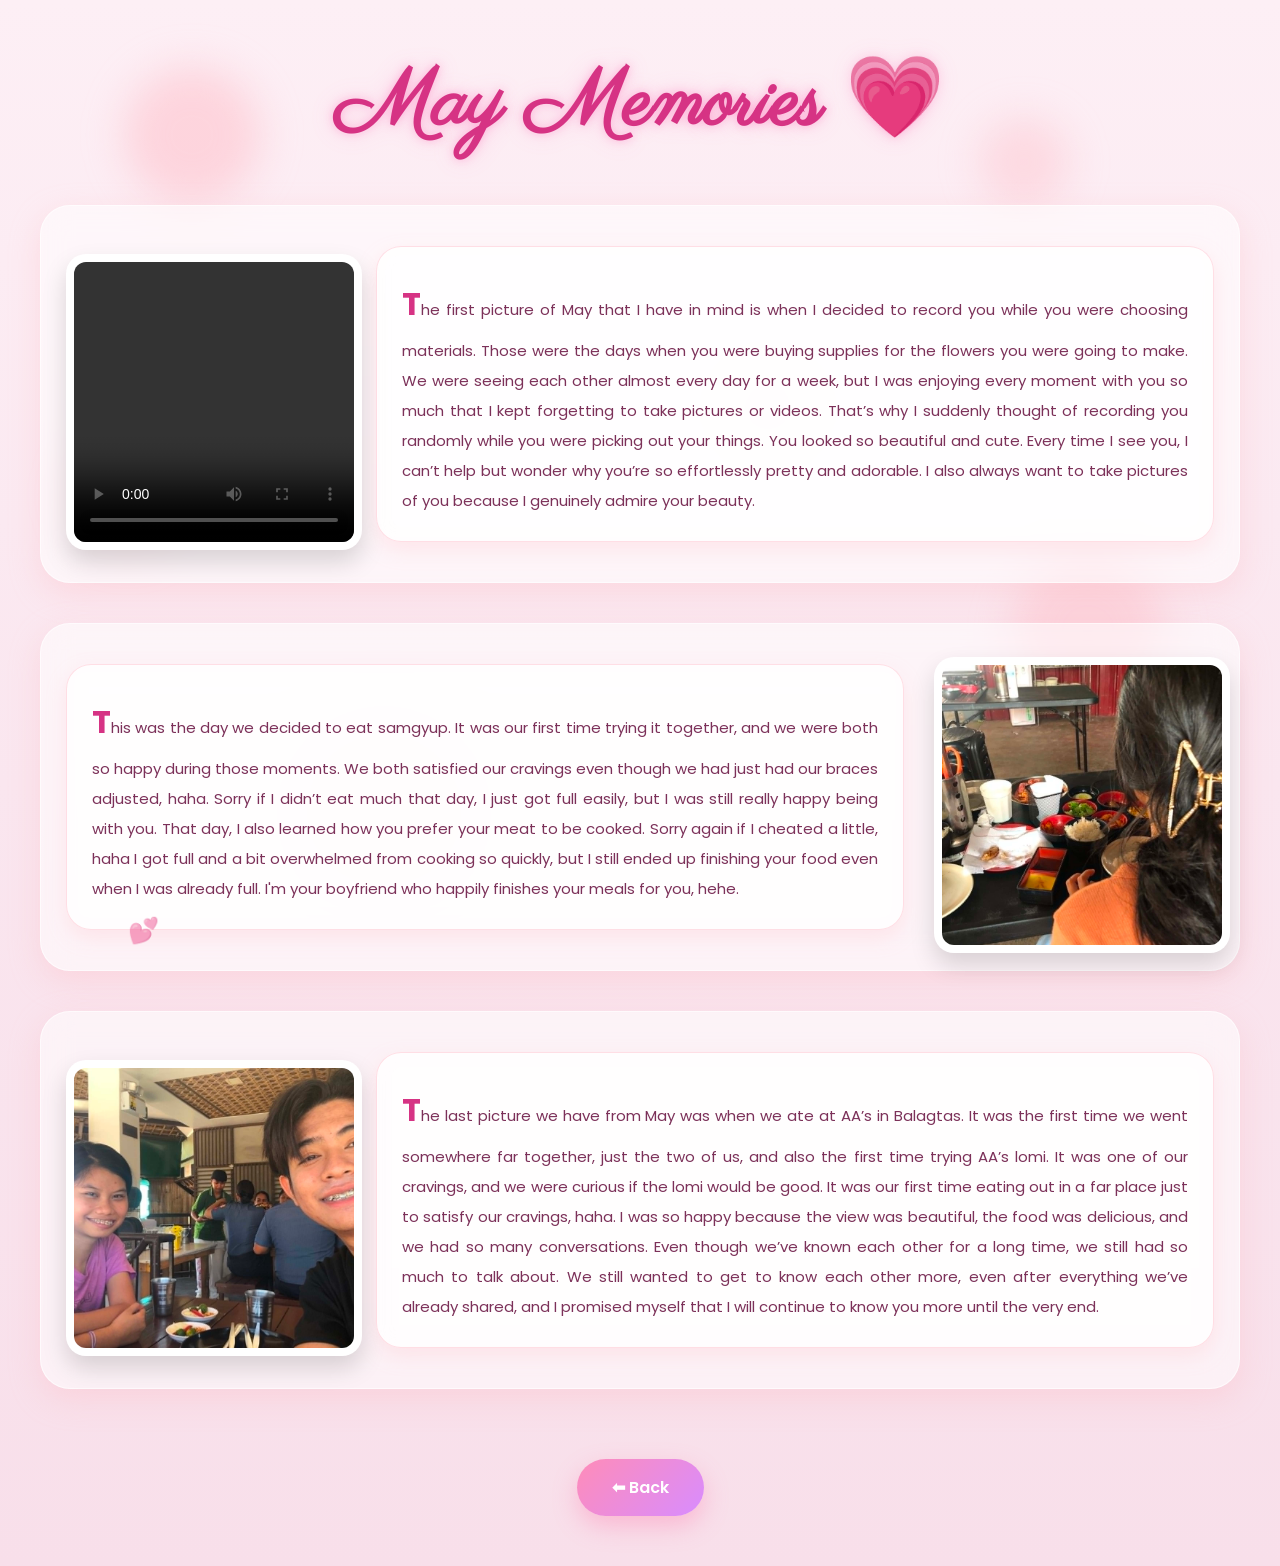
<file: may.html>
<!DOCTYPE html>
<html lang="en">
<head>
  <meta charset="UTF-8">
  <title>May 💜</title>
  <link rel="stylesheet" href="indexs.css">
</head>
<body>

  <header>
    <h1>May Memories 💗</h1>
  </header>

  <section class="index-timeline">

    <div class="memory">
  <div class="media">
    <video controls>
      <source src="may/1.mp4" type="video/mp4">
      Your browser does not support the video tag.
    </video>
  </div>
    <p>The first picture of May that I have in mind is when I decided to record you while you were choosing materials. Those were the days when you were buying supplies for the flowers you were going to make. We were seeing each other almost every day for a week, but I was enjoying every moment with you so much that I kept forgetting to take pictures or videos. That’s why I suddenly thought of recording you randomly while you were picking out your things. You looked so beautiful and cute. Every time I see you, I can’t help but wonder why you’re so effortlessly pretty and adorable. I also always want to take pictures of you because I genuinely admire your beauty.</p>
    </div>

   <div class="memory">
      <div class="media">
        <img src="may/2.jpg" alt="Memory 2">
      </div>
      <p>This was the day we decided to eat samgyup. It was our first time trying it together, and we were both so happy during those moments. We both satisfied our cravings even though we had just had our braces adjusted, haha. Sorry if I didn’t eat much that day, I just got full easily, but I was still really happy being with you. That day, I also learned how you prefer your meat to be cooked. Sorry again if I cheated a little, haha I got full and a bit overwhelmed from cooking so quickly, but I still ended up finishing your food even when I was already full. I'm your boyfriend who happily finishes your meals for you, hehe.</p>
   </div>
   
    <div class="memory">
      <div class="media">
        <img src="may/3.jpg" alt="Memory 3">
      </div>
      <p>The last picture we have from May was when we ate at AA’s in Balagtas. It was the first time we went somewhere far together, just the two of us, and also the first time trying AA’s lomi. It was one of our cravings, and we were curious if the lomi would be good. It was our first time eating out in a far place just to satisfy our cravings, haha. I was so happy because the view was beautiful, the food was delicious, and we had so many conversations. Even though we’ve known each other for a long time, we still had so much to talk about. We still wanted to get to know each other more, even after everything we’ve already shared, and I promised myself that I will continue to know you more until the very end.</p>
    </div>

  </section>

  <a href="index.html" class="back-btn">⬅ Back</a>

</body>
</html>
</file>
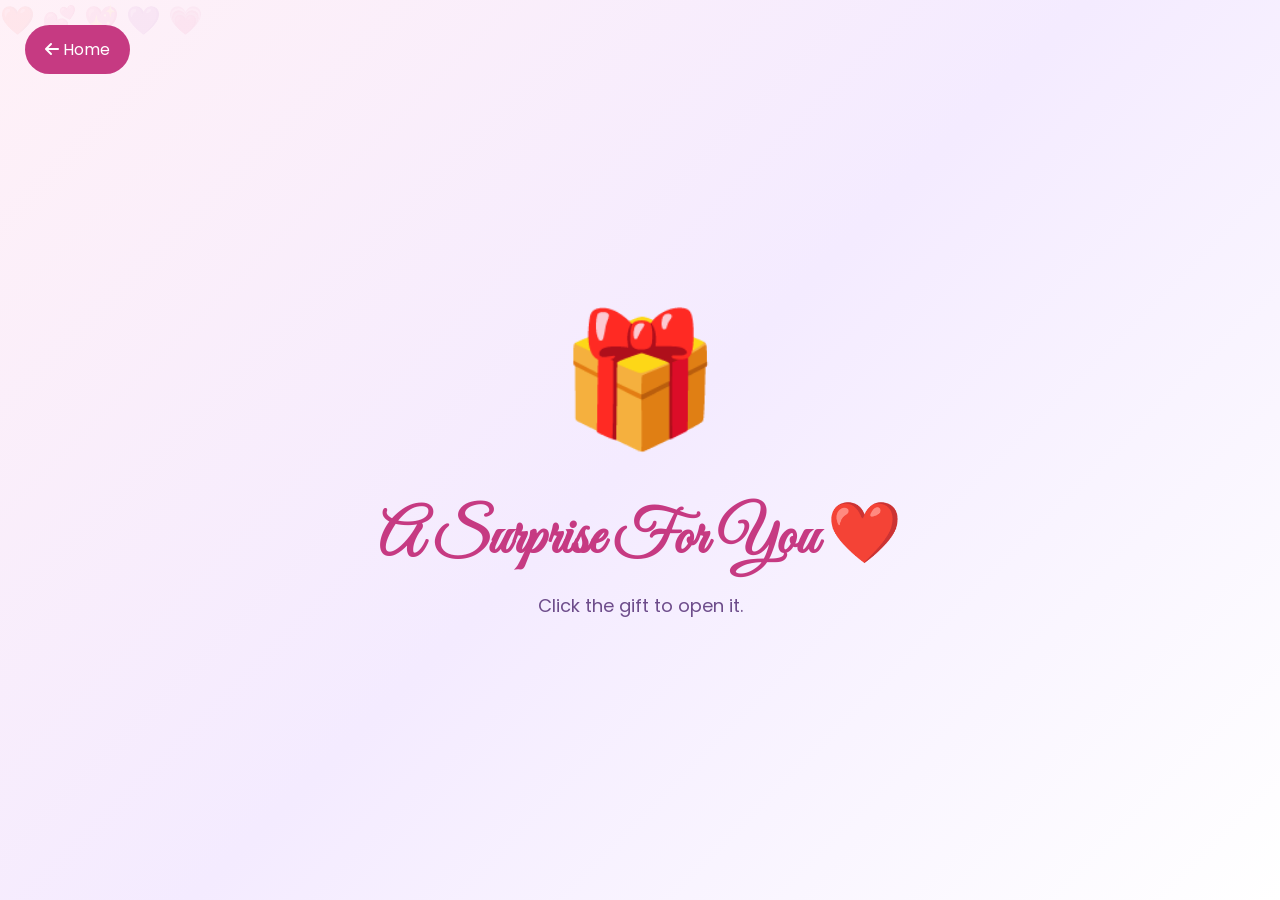
<file: surprise.html>
<!DOCTYPE html>
<html lang="en">
<head>

    <meta charset="UTF-8">
    <meta name="viewport" content="width=device-width, initial-scale=1.0">

    <title>Surprise ❤️</title>

    <link rel="stylesheet" href="style.css">
    <link rel="stylesheet" href="surprise.css">

    <link href="https://fonts.googleapis.com/css2?family=Great+Vibes&family=Poppins:wght@300;400;600&display=swap" rel="stylesheet">

    <link rel="stylesheet"
        href="https://cdnjs.cloudflare.com/ajax/libs/font-awesome/6.6.0/css/all.min.css">

</head>

<body>

    <!-- Back Button -->
    <a href="index.html" class="back-btn">
        <i class="fa-solid fa-arrow-left"></i>
        Home
    </a>

    <!-- ================= GIFT ================= -->

    <section id="giftSection">

        <div class="gift-box">
            🎁
        </div>

        <h1>A Surprise For You ❤️</h1>

        <p>Click the gift to open it.</p>

    </section>

    <!-- ================= OPEN WHEN ================= -->

    <section id="openWhenSection">

        <h1>💌 Open When...</h1>

        <div class="open-grid">

            <!-- Sad -->
            <div class="open-card"
                data-title="💌 Open when you're sad"
                data-message="Whenever you're feeling sad, remember that I'm always here for you. Even if I'm not beside you, my heart is always with you. ❤️">

                <div class="envelope">
                    <div class="envelope-top"></div>
                    <div class="envelope-body"></div>
                    <div class="heart-seal">❤️</div>
                </div>

                <span>Open when you're sad</span>

            </div>

            <!-- Miss Me -->
            <div class="open-card"
                data-title="🥺 Open when you miss me"
                data-message="Close your eyes and imagine I'm holding your hand. We'll see each other soon. ❤️">

                <div class="envelope">
                    <div class="envelope-top"></div>
                    <div class="envelope-body"></div>
                    <div class="heart-seal">❤️</div>
                </div>

                <span>Open when you miss me</span>

            </div>

            <!-- Happy -->
            <div class="open-card"
                data-title="😊 Open when you're happy"
                data-message="Your smile is my favorite thing in the world. Keep smiling because it brightens my day too. ❤️">

                <div class="envelope">
                    <div class="envelope-top"></div>
                    <div class="envelope-body"></div>
                    <div class="heart-seal">❤️</div>
                </div>

                <span>Open when you're happy</span>

            </div>

            <!-- Can't Sleep -->
            <div class="open-card"
                data-title="😴 Open when you can't sleep"
                data-message="Sleep peacefully, my love. Tomorrow is another beautiful day for us. Sweet dreams. ❤️">

                <div class="envelope">
                    <div class="envelope-top"></div>
                    <div class="envelope-body"></div>
                    <div class="heart-seal">❤️</div>
                </div>

                <span>Open when you can't sleep</span>

            </div>
<!-- Tired -->
<div class="open-card"
    data-title="🥺 Open when you're tired"
    data-message="My love, I know you've been working so hard, and I'm so proud of you. Please don't forget to rest because your health and happiness mean everything to me.">

    <div class="envelope">
        <div class="envelope-top"></div>
        <div class="envelope-body"></div>
        <div class="heart-seal">❤️</div>
    </div>

    <span>Open when you're tired</span>

</div>

        </div>

    </section>

    <!-- ================= LETTER VIEWER ================= -->

    <div id="letterViewer">

        <div class="letter-envelope">

            <div class="letter-flap"></div>

            <div class="letter-base"></div>

            <div class="letter-paper">

                <button id="closeLetter">
                    <i class="fa-solid fa-xmark"></i>
                </button>

                <h2 id="letterTitle"></h2>

                <p id="letterMessage"></p>

            </div>

        </div>

    </div>

    <script src="surprise.js"></script>

</body>
</html>
</file>
<file: indexs.css>
/* ==========================================
   ROMANTIC COUPLE MEMORY PAGE 💖
========================================== */

/* Google Fonts */
@import url('https://fonts.googleapis.com/css2?family=Parisienne&family=Poppins:wght@300;400;500;600&display=swap');

/* =====================
   BODY
===================== */
body{
    margin:0;
    padding:0;
    font-family:"Poppins",sans-serif;
    min-height:100vh;
    overflow-x:hidden;
    position:relative;

    background:linear-gradient(
        to bottom,
        #fdeff5,
        #fae6ef,
        #f8dfea
    );
}

/* Soft Blurry Heart Background */
body::before{
    content:"";
    position:fixed;
    inset:0;
    pointer-events:none;
    z-index:-1;

    background:
    radial-gradient(circle at 15% 15%, rgba(255,182,193,.45) 0 55px, transparent 80px),
    radial-gradient(circle at 80% 18%, rgba(255,182,193,.35) 0 35px, transparent 55px),
    radial-gradient(circle at 10% 55%, rgba(255,182,193,.35) 0 45px, transparent 70px),
    radial-gradient(circle at 85% 70%, rgba(255,182,193,.4) 0 60px, transparent 90px),
    radial-gradient(circle at 30% 90%, rgba(255,182,193,.45) 0 80px, transparent 110px),
    radial-gradient(circle at 60% 45%, rgba(255,182,193,.25) 0 40px, transparent 60px);

    filter:blur(18px);
}

/* Floating Hearts */
body::after{
    content:"💕";
    position:fixed;
    bottom:-50px;
    left:10%;
    font-size:25px;
    opacity:.5;
    animation:floatHeart 12s linear infinite;
    pointer-events:none;
}

@keyframes floatHeart{
    from{
        transform:translateY(0);
    }
    to{
        transform:translateY(-120vh);
    }
}

/* =====================
   HEADER
===================== */
header{
    text-align:center;
    padding:50px 20px 25px;
}

header h1{
    font-family:"Parisienne",cursive;
    font-size:5rem;
    color:#d63384;
    margin:0;

    text-shadow:
    0 0 10px rgba(255,105,180,.4),
    0 0 25px rgba(255,105,180,.2);
}

/* =====================
   TIMELINE
===================== */
.index-timeline{
    max-width:1200px;
    margin:auto;
    padding:20px;
    display:flex;
    flex-direction:column;
    gap:40px;
}

/* =====================
   MEMORY CARD
===================== */
.memory{
    display:flex;
    align-items:center;
    gap:30px;

    padding:25px;

    border-radius:30px;

    background:rgba(255,255,255,.55);

    backdrop-filter:blur(15px);

    border:1px solid rgba(255,255,255,.6);

    box-shadow:
    0 10px 30px rgba(255,182,193,.35);

    transition:.4s ease;
}

.memory:hover{
    transform:translateY(-10px);

    box-shadow:
    0 15px 40px rgba(194,24,91,.2);
}

/* Alternate Layout */
.memory:nth-child(even){
    flex-direction:row-reverse;
}

/* =====================
   MEDIA
===================== */
.media{
    width:280px;
    height:280px;
    flex-shrink:0;
}

/* Images and Videos */
.media img,
.media video{
    width:100%;
    height:100%;
    object-fit:cover;

    border-radius:20px;

    background:white;

    padding:8px;

    box-shadow:
    0 12px 25px rgba(0,0,0,.15);

    transition:.4s ease;
}

.media img:hover,
.media video:hover{
    transform:scale(1.05) rotate(-2deg);
}

/* =====================
   MEMORY TEXT
===================== */
.memory p{
    flex:1;

    padding:25px;

    border-radius:25px;

    background:rgba(255,255,255,.7);

    backdrop-filter:blur(10px);

    border:1px solid rgba(255,192,203,.5);

    box-shadow:
    0 8px 20px rgba(255,182,193,.25);

    text-align:justify;

    line-height:2;

    font-size:15px;

    color:#7c3159;
}

.memory p::first-letter{
    font-size:32px;
    font-weight:bold;
    color:#d63384;
}

/* =====================
   BACK BUTTON
===================== */
.back-btn{
    display:block;
    width:fit-content;

    margin:50px auto;

    padding:16px 35px;

    color:white;
    text-decoration:none;
    font-weight:600;

    border-radius:50px;

    background:linear-gradient(
        135deg,
        #ff8cb8,
        #d88cff
    );

    box-shadow:
    0 10px 25px rgba(255,111,165,.35);

    transition:.3s ease;
}

.back-btn:hover{
    transform:translateY(-5px);

    box-shadow:
    0 15px 30px rgba(196,113,237,.4);
}

/* =====================
   SCROLLBAR
===================== */
::-webkit-scrollbar{
    width:10px;
}

::-webkit-scrollbar-track{
    background:#ffe6f2;
}

::-webkit-scrollbar-thumb{
    background:#d16ba5;
    border-radius:20px;
}

::-webkit-scrollbar-thumb:hover{
    background:#c2185b;
}

/* =====================
   MOBILE
===================== */
@media (max-width:768px){

    header h1{
        font-size:3.5rem;
    }

    .memory{
        flex-direction:column !important;
        padding:18px;
    }

    .media{
        width:100%;
        max-width:350px;
        height:auto;
        aspect-ratio:1/1;
    }

    .memory p{
        font-size:14px;
        line-height:1.9;
    }

    .back-btn{
        margin-bottom:30px;
    }
}
</file>
<file: style.css>
/* ===========================================================
   FOR HEIDI ❤️
   Romantic Dashboard UI
=========================================================== */

/* Google Font (already linked in HTML) */

:root{

    --pink:#FF8FB1;
    --lightPink:#FFEAF3;
    --purple:#C8A2FF;
    --darkPurple:#7D5BA6;
    --white:#FFFFFF;
    --glass:rgba(255,255,255,.45);

    --shadow:0 15px 35px rgba(255,182,193,.30);

}

*{

    margin:0;
    padding:0;
    box-sizing:border-box;

}

html{

    scroll-behavior:smooth;

}

body{

    font-family:'Poppins',sans-serif;

    background:
    linear-gradient(135deg,#FFF6FB,#F8F1FF,#FFF);

    color:#5d4b74;

    overflow-x:hidden;

}

/* Scrollbar */

::-webkit-scrollbar{

    width:8px;

}

::-webkit-scrollbar-thumb{

    background:var(--pink);

    border-radius:20px;

}

::-webkit-scrollbar-track{

    background:#fff;

}

/* Links */

a{

    text-decoration:none;

    color:inherit;

}

/* Images */

img{

    max-width:100%;

    display:block;

}

/* ===========================================================
   Floating Hearts
=========================================================== */

body::before{

    content:"❤️ 💕 💖 💜 💗";

    position:fixed;

    left:0;
    top:0;

    width:100%;
    height:100%;

    font-size:28px;

    opacity:.06;

    animation:floating 18s linear infinite;

    pointer-events:none;

}

@keyframes floating{

    from{

        transform:translateY(100px);

    }

    to{

        transform:translateY(-300px);

    }

}

#main-content{

    display:none;

    min-height:100vh;

}
header{

    width:100%;

    display:flex;

    justify-content:space-between;

    align-items:center;

    padding:25px 8%;

}

.logo h1{

    font-size:40px;

    color:var(--darkPurple);

    font-family:'Great Vibes',cursive;

}

.logo span{

    color:#888;

    font-size:14px;

}

.profile{

    width:60px;

    height:60px;

    border-radius:50%;

    overflow:hidden;

    border:3px solid white;

    box-shadow:var(--shadow);

}

.profile img{

    width:100%;

}
nav{

    width:90%;

    margin:auto;

    margin-bottom:40px;

    display:flex;

    justify-content:center;

    align-items:center;

    gap:15px;

    background:var(--glass);

    backdrop-filter:blur(20px);

    padding:18px;

    border-radius:25px;

    box-shadow:var(--shadow);

}

nav button,
nav a{

    border:none;

    background:none;

    cursor:pointer;

    font-size:16px;

    color:var(--darkPurple);

    padding:12px 18px;

    border-radius:15px;

    transition:.3s;

}

nav button:hover,
nav a:hover{

    background:linear-gradient(
        135deg,
        var(--pink),
        var(--purple)
    );

    color:white;

}
  .dashboard-grid{

    width:90%;

    margin:auto;

    display:grid;

    grid-template-columns:
    repeat(auto-fit,minmax(300px,1fr));

    gap:25px;

    padding-bottom:60px;

}
.card{

    background:var(--glass);

    backdrop-filter:blur(18px);

    border-radius:25px;

    padding:25px;

    box-shadow:var(--shadow);

    transition:.35s;

}

.card:hover{

    transform:translateY(-8px);

}

.card.large{

    grid-column:span 2;

}

.card.special{

    background:
    linear-gradient(
    135deg,
    #FFD3E6,
    #E8D8FF
    );

}

.card h2{

    color:var(--darkPurple);

    margin-bottom:15px;

}

.card p{

    line-height:1.8;

    color:#666;

}
@media(max-width:900px){

.card.large{

grid-column:span 1;

}

header{

flex-direction:column;

gap:15px;

}

nav{

flex-wrap:wrap;

}

}

/* ===========================================================
   LOGIN SCREEN
=========================================================== */

#login-screen{

    position:fixed;
    inset:0;

    display:flex;
    justify-content:center;
    align-items:center;

    background:linear-gradient(
    135deg,
    #FFEAF3,
    #F5EEFF,
    #FFFFFF);

    z-index:9999;

}

.login-card{

    width:380px;
    max-width:90%;

    padding:35px;

    border-radius:35px;

    background:rgba(255,255,255,.55);

    backdrop-filter:blur(20px);

    border:1px solid rgba(255,255,255,.6);

    box-shadow:
    0 20px 45px rgba(255,170,200,.30);

    text-align:center;

    animation:fadeUp .8s ease;

}

@keyframes fadeUp{

    from{

        opacity:0;
        transform:translateY(30px);

    }

    to{

        opacity:1;
        transform:translateY(0);

    }

}

.login-logo{

    width:90px;
    height:90px;

    margin:auto;
    margin-bottom:20px;

    border-radius:50%;

    display:flex;
    justify-content:center;
    align-items:center;

    font-size:42px;

    background:
    linear-gradient(
    135deg,
    #FF9FC5,
    #D5B5FF);

    color:white;

    animation:heartbeat 2s infinite;

}

@keyframes heartbeat{

    0%{transform:scale(1);}
    20%{transform:scale(1.08);}
    40%{transform:scale(1);}
    60%{transform:scale(1.08);}
    100%{transform:scale(1);}

}

.login-card h1{

    font-family:'Great Vibes',cursive;

    font-size:42px;

    color:#C63A82;

}

.login-card p{

    color:#7F5B93;

    margin-top:10px;
    margin-bottom:20px;

}

/* ===========================================================
   PASSCODE
=========================================================== */

#passcode-display{

    display:flex;

    justify-content:center;

    gap:12px;

    margin:25px 0;

}

#passcode-display span{

    width:18px;
    height:18px;

    border-radius:50%;

    background:#F4D4E8;

    transition:.3s;

}

#passcode-display span.active{

    background:#FF5C9A;

    transform:scale(1.15);

}

/* ===========================================================
   KEYPAD
=========================================================== */

.keypad{

    display:grid;

    grid-template-columns:repeat(3,1fr);

    gap:15px;

}

.keypad button{

    height:70px;

    border:none;

    border-radius:22px;

    cursor:pointer;

    font-size:22px;

    font-weight:600;

    color:white;

    background:
    linear-gradient(
    135deg,
    #FF8FB5,
    #CDA4FF);

    box-shadow:
    0 10px 20px rgba(255,170,200,.30);

    transition:.25s;

}

.keypad button:hover{

    transform:
    translateY(-4px)
    scale(1.05);

}

.keypad button:active{

    transform:scale(.94);

}

.delete-btn{

    background:
    linear-gradient(
    135deg,
    #B894FF,
    #D5BEFF)!important;

}

.heart-btn{

    background:
    linear-gradient(
    135deg,
    #FF5C9A,
    #FF99C8)!important;

    animation:heartbeat 2s infinite;

}
#error{

    height:22px;

    color:#FF4F7A;

    font-size:14px;

    margin-bottom:15px;

    font-weight:500;

}
/* ===========================================================
   LOADING SCREEN
=========================================================== */

#loading-screen{

    position:fixed;

    inset:0;

    display:none;

    justify-content:center;
    align-items:center;

    background:
    linear-gradient(
    135deg,
    #FFEAF3,
    #FFFFFF);

    z-index:9998;

}

.loading-box{

    text-align:center;

}

.loading-box img{

    width:150px;

    margin:auto;

    margin-bottom:20px;

}

.loading-box h2{

    color:#C63A82;

    font-family:'Great Vibes',cursive;

    font-size:40px;

}

.loading-box p{

    margin-top:10px;

    color:#7F5B93;

}
.card-button{

    display:inline-block;

    margin-top:20px;

    padding:12px 22px;

    border-radius:30px;

    background:
    linear-gradient(
    135deg,
    #FF8FB5,
    #CFA7FF);

    color:white;

    transition:.3s;

}

.card-button:hover{

    transform:translateY(-3px);

    box-shadow:
    0 10px 20px rgba(255,170,200,.30);

}
/* ===========================================================
   LOVE METER
=========================================================== */

.love-meter{

    width:100%;
    height:18px;

    background:#FFE5F0;

    border-radius:30px;

    overflow:hidden;

    margin:20px 0;

}

.meter-fill{

    width:100%;
    height:100%;

    border-radius:30px;

    background:linear-gradient(
    90deg,
    #FF6FA8,
    #CFA7FF);

    animation:loveMove 3s ease-in-out infinite;

}

@keyframes loveMove{

    0%{width:85%;}

    50%{width:100%;}

    100%{width:85%;}

}

/* ===========================================================
   MEMORY PHOTO
=========================================================== */

.memory-photo{

    width:100%;
    height:220px;

    object-fit:cover;

    border-radius:20px;

    margin:15px 0;

    transition:.35s;

}

.memory-photo:hover{

    transform:scale(1.04);

}

/* ===========================================================
   STORY BUTTONS
=========================================================== */

.story-buttons{

    display:grid;

    grid-template-columns:repeat(2,1fr);

    gap:12px;

    margin-top:15px;

}

.story-btn{

    display:flex;

    justify-content:center;

    align-items:center;

    padding:15px;

    border-radius:18px;

    background:linear-gradient(
    135deg,
    #FFE3F1,
    #EFE2FF);

    color:#7D5BA6;

    font-weight:600;

    transition:.3s;

}

.story-btn:hover{

    background:linear-gradient(
    135deg,
    #FF8FB5,
    #CFA7FF);

    color:white;

    transform:translateY(-4px);

}

/* ===========================================================
   QUIZ BUTTONS
=========================================================== */

.quiz-buttons{

    display:flex;

    justify-content:center;

    gap:15px;

    margin-top:20px;

}

.quiz-buttons button{

    flex:1;

    border:none;

    border-radius:20px;

    padding:15px;

    cursor:pointer;

    color:white;

    font-size:16px;

    transition:.3s;

    background:linear-gradient(
    135deg,
    #FF8FB5,
    #CFA7FF);

}

.quiz-buttons button:hover{

    transform:scale(1.05);

}

/* ===========================================================
   PLAYLIST CARD
=========================================================== */

.song{

    display:flex;

    justify-content:space-between;

    align-items:center;

    padding:14px;

    margin:10px 0;

    border-radius:18px;

    background:white;

    transition:.3s;

}

.song:hover{

    transform:translateX(8px);

    box-shadow:0 10px 25px rgba(255,170,200,.20);

}

.song button{

    width:45px;

    height:45px;

    border:none;

    border-radius:50%;

    background:linear-gradient(
    135deg,
    #FF8FB5,
    #CFA7FF);

    color:white;

    cursor:pointer;

}

/* ===========================================================
   GALLERY GRID
=========================================================== */

.gallery{

    display:grid;

    grid-template-columns:repeat(auto-fit,minmax(180px,1fr));

    gap:18px;

}

.gallery img{

    width:100%;

    height:180px;

    object-fit:cover;

    border-radius:20px;

    transition:.35s;

    cursor:pointer;

}

.gallery img:hover{

    transform:scale(1.05);

}

/* ===========================================================
   TIMELINE
=========================================================== */

.timeline{

    position:relative;

    margin-top:20px;

}

.timeline::before{

    content:"";

    position:absolute;

    left:18px;

    top:0;

    width:4px;

    height:100%;

    background:#F4B3D1;

}

.timeline-item{

    position:relative;

    padding-left:55px;

    margin-bottom:35px;

}

.timeline-item::before{

    content:"❤";

    position:absolute;

    left:4px;

    top:0;

    width:28px;

    height:28px;

    border-radius:50%;

    display:flex;

    justify-content:center;

    align-items:center;

    background:white;

    box-shadow:0 5px 15px rgba(255,170,200,.30);

}

.timeline-item h3{

    color:#C63A82;

    margin-bottom:8px;

}

.timeline-item p{

    color:#666;

}

/* ===========================================================
   FOOTER
=========================================================== */

footer{

    margin-top:60px;

    padding:35px;

    text-align:center;

    color:#8E6A9F;

}

footer h2{

    font-family:'Great Vibes',cursive;

    font-size:42px;

    color:#C63A82;

    margin-bottom:10px;

}

/* ===========================================================
   CARD ANIMATION
=========================================================== */

.card{

    animation:cardFade .8s ease;

}

@keyframes cardFade{

    from{

        opacity:0;

        transform:translateY(20px);

    }

    to{

        opacity:1;

        transform:translateY(0);

    }

}

/* ===========================================================
   RESPONSIVE
=========================================================== */

@media(max-width:900px){

    .dashboard-grid{

        grid-template-columns:1fr;

    }

    nav{

        flex-wrap:wrap;

    }

    nav a{

        flex:1 1 40%;

        text-align:center;

    }

    .story-buttons{

        grid-template-columns:1fr;

    }

}

@media(max-width:600px){

    header{

        padding:20px;

        flex-direction:column;

        gap:20px;

    }

    .logo h1{

        font-size:32px;

    }

    .login-card{

        width:95%;

        padding:25px;

    }

    .keypad button{

        height:60px;

    }

}
@keyframes heartFloat{

    from{

        transform:
        translateY(0)
        rotate(0deg);

        opacity:1;

    }

    to{

        transform:
        translateY(-120vh)
        rotate(360deg);

        opacity:0;

    }

}

.floating-hearts span{

    pointer-events:none;

    z-index:1;

}

/*========================
LIGHTBOX
========================*/

#lightbox{

display:none;

position:fixed;

left:0;
top:0;

width:100%;
height:100%;

background:rgba(0,0,0,.85);

justify-content:center;
align-items:center;

z-index:99999;

}

#lightbox img{

max-width:85%;

max-height:85%;

border-radius:20px;

box-shadow:0 20px 40px rgba(0,0,0,.5);

}

#closeLightbox{

position:absolute;

top:30px;

right:40px;

font-size:45px;

color:white;

cursor:pointer;

}

.letters-page{

    width:90%;

    margin:auto;

    padding:40px;

}

.letter-form{

    background:white;

    padding:25px;

    border-radius:25px;

    margin-bottom:30px;

    box-shadow:0 10px 30px rgba(0,0,0,.08);

}

.letter-form input,
.letter-form textarea{

    width:100%;

    padding:15px;

    margin:12px 0;

    border-radius:15px;

    border:none;

    background:#FFF3F8;

    font-size:16px;

}

.letter-form textarea{

    height:180px;

    resize:none;

}

.letter-form button{

    width:100%;

}

.letter-card{

    background:white;

    border-radius:25px;

    padding:25px;

    margin-bottom:20px;

    box-shadow:0 10px 25px rgba(255,182,193,.20);

}

.letter-card h2{

    color:#C63A82;

}

.letter-card small{

    color:gray;

}

.letter-card p{

    margin-top:15px;

    white-space:pre-line;

}

.countdown-box{

    margin:20px 0;

}

.countdown-box h3{

    color:#d63384;

    font-size:1.4rem;

    margin-bottom:8px;

}

.countdown-box p{

    color:#6d4c8b;

    font-size:1rem;

}

.card hr{

    border:none;

    height:1px;

    background:rgba(214,51,132,.2);

    margin:20px 0;

}

.music-card{

    text-align:center;

}

.album-cover{

    width:180px;

    height:180px;

    object-fit:cover;

    border-radius:25px;

    margin:20px auto;

    box-shadow:0 15px 35px rgba(255,105,180,.3);

}

.music-card h3{

    color:#d63384;

}

.music-controls{

    display:flex;

    justify-content:center;

    gap:20px;

    margin-top:20px;

}

.music-controls button{

    width:55px;

    height:55px;

    border-radius:50%;

    font-size:22px;

}

.progress{

    margin-top:20px;

    width:100%;

    height:8px;

    background:#ffe0ef;

    border-radius:50px;

    overflow:hidden;

}

#progressBar{

    width:0%;

    height:100%;

    background:#ff5ba7;

}
</file>
<file: letter.css>
/*=========================================
        LETTERS PAGE
=========================================*/

*{
    margin:0;
    padding:0;
    box-sizing:border-box;
    font-family:'Poppins',sans-serif;
}

body{

    background:linear-gradient(135deg,#FFF1F7,#F4EBFF,#FFFFFF);

    min-height:100vh;

    color:#6d4c8b;

}

/* Floating Hearts */

body::before{

    content:"💖 💕 💜 ❤️ 🌸";

    position:fixed;

    width:100%;

    height:100%;

    top:0;

    left:0;

    opacity:.06;

    font-size:28px;

    pointer-events:none;

    animation:floatHearts 20s linear infinite;

}

@keyframes floatHearts{

    from{

        transform:translateY(0);

    }

    to{

        transform:translateY(-250px);

    }

}

/*=========================================
            HEADER
=========================================*/

.page-header{

    text-align:center;

    padding:45px 20px;

}

.page-header h1{

    font-family:'Great Vibes',cursive;

    font-size:58px;

    color:#d63384;

}

.page-header p{

    margin-top:10px;

    color:#8a6a9c;

}

/*=========================================
        MAIN CONTAINER
=========================================*/

.container{

    width:92%;

    max-width:1300px;

    margin:auto;

    display:grid;

    grid-template-columns:380px 1fr;

    gap:30px;

    padding-bottom:50px;

}

/*=========================================
        WRITE LETTER
=========================================*/

.love-info{


    background:rgba(255,255,255,.75);

    backdrop-filter:blur(14px);

    border-radius:25px;

    padding:25px;

    box-shadow:0 15px 40px rgba(255,182,193,.25);

}

.love-info h2{

    color:#d63384;

    margin-bottom:20px;

}



/*=========================================
        LETTER LIST
=========================================*/

.letters{

    display:flex;

    flex-direction:column;

    gap:20px;

}

/* Search */

.search-box{

    background:white;

    border-radius:18px;

    padding:12px 18px;

    box-shadow:0 8px 20px rgba(0,0,0,.05);

}

.search-box input{

    width:100%;

    border:none;

    outline:none;

    font-size:15px;

}

/*=========================================
        LETTER CARD
=========================================*/

.letter-card{

    background:rgba(255,255,255,.82);

    backdrop-filter:blur(12px);

    border-radius:22px;

    padding:22px;

    box-shadow:0 12px 35px rgba(255,182,193,.20);

    transition:.35s;

    cursor:pointer;

}

.letter-card:hover{

    transform:translateY(-5px);

}

.letter-card h2{

    color:#d63384;

    margin-bottom:5px;

}

.letter-card small{

    color:#999;

}

.letter-card p{

    margin-top:15px;

    line-height:1.8;

    white-space:pre-line;

}

/* Category */

.category{

    display:inline-block;

    margin-top:12px;

    background:#ffe5f0;

    color:#d63384;

    padding:5px 14px;

    border-radius:20px;

    font-size:13px;

}

/*=========================================
        BUTTONS
=========================================*/

.actions{

    display:flex;

    gap:12px;

    margin-top:18px;

}

.actions button{

    flex:1;

    border:none;

    padding:10px;

    border-radius:12px;

    cursor:pointer;

}

.edit{

    background:#ffe39a;

}

.delete{

    background:#ffb0b0;

}

.favorite{

    background:#ffd7ea;

}

/*=========================================
        RESPONSIVE
=========================================*/

@media(max-width:900px){

.container{

grid-template-columns:1fr;

}

.write-letter{

order:1;

}

.letters{

order:2;

}

}
</file>
<file: surprise.css>
/*==================================================
            SURPRISE PAGE
==================================================*/

*{
    margin:0;
    padding:0;
    box-sizing:border-box;
    font-family:'Poppins',sans-serif;
}

body{

    background:linear-gradient(135deg,#FFF1F7,#F4EBFF,#FFFFFF);

    min-height:100vh;

    overflow-x:hidden;

    color:#6d4c8b;

}

/*==================================================
            BACK BUTTON
==================================================*/

.back-btn{

    position:absolute;

    top:25px;

    left:25px;

    text-decoration:none;

    color:white;

    background:#C63A82;

    padding:12px 20px;

    border-radius:30px;

    transition:.3s;

}

.back-btn:hover{

    transform:translateY(-3px);

}

/*==================================================
            GIFT SECTION
==================================================*/

#giftSection{

    height:100vh;

    display:flex;

    flex-direction:column;

    justify-content:center;

    align-items:center;

    text-align:center;

}

.gift-box{

    font-size:130px;

    cursor:pointer;

    animation:bounce 2s infinite;

    transition:.3s;

}

.gift-box:hover{

    transform:scale(1.1);

}

#giftSection h1{

    margin-top:20px;

    font-family:'Great Vibes',cursive;

    font-size:60px;

    color:#C63A82;

}

#giftSection p{

    margin-top:15px;

    font-size:18px;

}

/*==================================================
            OPEN WHEN
==================================================*/

#openWhenSection{

    display:none;

    padding:70px 8%;

}

#openWhenSection h1{

    text-align:center;

    font-family:'Great Vibes',cursive;

    font-size:60px;

    color:#C63A82;

    margin-bottom:50px;

}

.open-grid{

    display:grid;

    grid-template-columns:repeat(auto-fit,minmax(250px,1fr));

    gap:25px;

}

.open-card{

    background:rgba(255,255,255,.8);

    backdrop-filter:blur(12px);

    border-radius:25px;

    padding:35px;

    text-align:center;

    cursor:pointer;

    transition:.35s;

    box-shadow:0 15px 35px rgba(198,58,130,.15);

}

.open-card:hover{

    transform:translateY(-8px) scale(1.03);

}

.open-card{

    font-size:60px;

}

.open-card span{

    display:block;

    margin-top:18px;

    font-size:18px;

    color:#C63A82;

    font-weight:600;

}

/*==================================================
        LETTER VIEWER
==================================================*/

#letterViewer{

    position:fixed;

    inset:0;

    background:rgba(0,0,0,.55);

    display:flex;

    justify-content:center;

    align-items:center;

    opacity:0;

    visibility:hidden;

    transition:.4s;

    z-index:9999;

}

#letterViewer.show{

    opacity:1;

    visibility:visible;

}

.letter-envelope{

    position:relative;

    width:430px;

    height:320px;

}

.letter-base{

    position:absolute;

    bottom:0;

    width:100%;

    height:220px;

    background:#ffe9f4;

    border-radius:15px;

    box-shadow:0 20px 40px rgba(0,0,0,.2);

}

.letter-flap{

    position:absolute;

    top:0;
    left:0;

    width:100%;
    height:120px;

    background:#ffd4ea;

    clip-path:polygon(0 0,100% 0,50% 100%);

    transform-origin:top center;

    transform:rotateX(0deg);

    transition:transform .8s ease;

    z-index:5;

    backface-visibility:hidden;

}
#letterViewer.show .letter-flap{

    transform:rotateX(-180deg);

    z-index:1;


}

.letter-paper{

    position:absolute;

    left:50%;

    bottom:30px;

    transform:translateX(-50%);

    width:88%;

    height:260px;

    background:white;

    border-radius:15px;

    padding:30px;

    overflow:auto;

    transition:.8s ease;

    box-shadow:0 15px 30px rgba(0,0,0,.15);

    z-index:5;

}
#letterViewer.show .letter-paper{

    transform:translate(-50%,-120px);

    transition:transform .8s ease .45s;

}
#closeLetter{

    position:absolute;

    right:18px;

    top:15px;

    border:none;

    background:none;

    font-size:22px;

    cursor:pointer;

}

#letterTitle{

    margin-top:20px;

    color:#C63A82;

    text-align:center;

}

#letterMessage{

    margin-top:20px;

    white-space:pre-line;

    line-height:1.9;

    color:#666;

}
/*==================================================
            ANIMATIONS
==================================================*/

@keyframes bounce{

    0%,100%{

        transform:translateY(0);

    }

    50%{

        transform:translateY(-15px);

    }

}

@keyframes popup{

    from{

        opacity:0;

        transform:scale(.8);

    }

    to{

        opacity:1;

        transform:scale(1);

    }

}

/*==================================================
                ENVELOPE
==================================================*/

.envelope{

    position:relative;

    width:170px;

    height:120px;

    margin:auto;

    cursor:pointer;

    transition:.4s;

}

.envelope:hover{

    transform:translateY(-10px) scale(1.05);

}

.envelope-body{

    position:absolute;

    bottom:0;

    width:100%;

    height:100%;

    background:#fff;

    border-radius:8px;

    box-shadow:0 15px 30px rgba(0,0,0,.15);

    overflow:hidden;

}

.envelope-top{

    position:absolute;

    top:0;

    left:0;

    width:100%;

    height:65px;

    background:#ffe5f2;

    clip-path:polygon(0 0,100% 0,50% 100%);

    transform-origin:top;

    transition:.6s;

    z-index:5;

}

.heart-seal{

    position:absolute;

    top:35px;

    left:50%;

    transform:translateX(-50%);

    width:42px;

    height:42px;

    border-radius:50%;

    background:white;

    display:flex;

    align-items:center;

    justify-content:center;

    font-size:22px;

    z-index:6;

    box-shadow:0 5px 15px rgba(0,0,0,.15);

}

.open-card{

    background:rgba(255,255,255,.8);

    backdrop-filter:blur(12px);

    border-radius:25px;

    padding:30px;

    text-align:center;

    cursor:pointer;

    transition:.35s;

}

.open-card span{

    display:block;

    margin-top:20px;

    color:#C63A82;

    font-weight:600;

}
</file>
